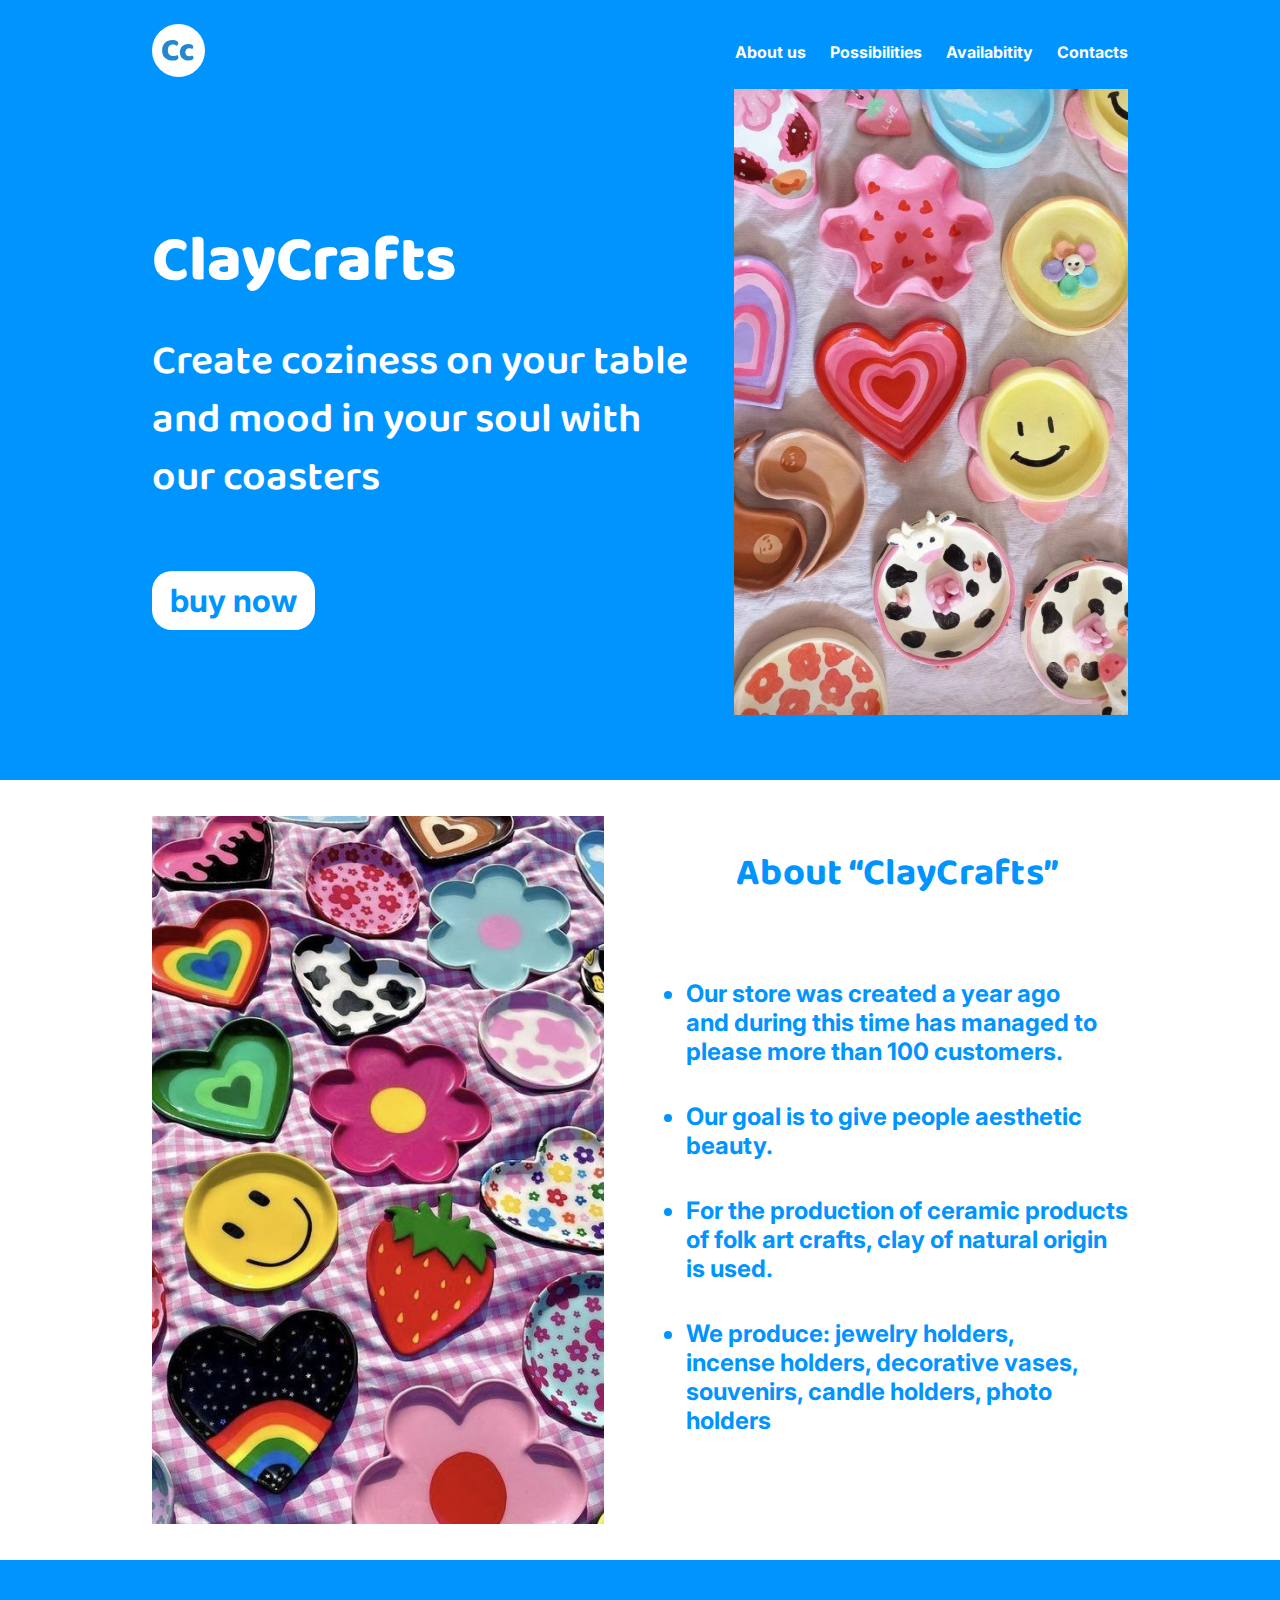
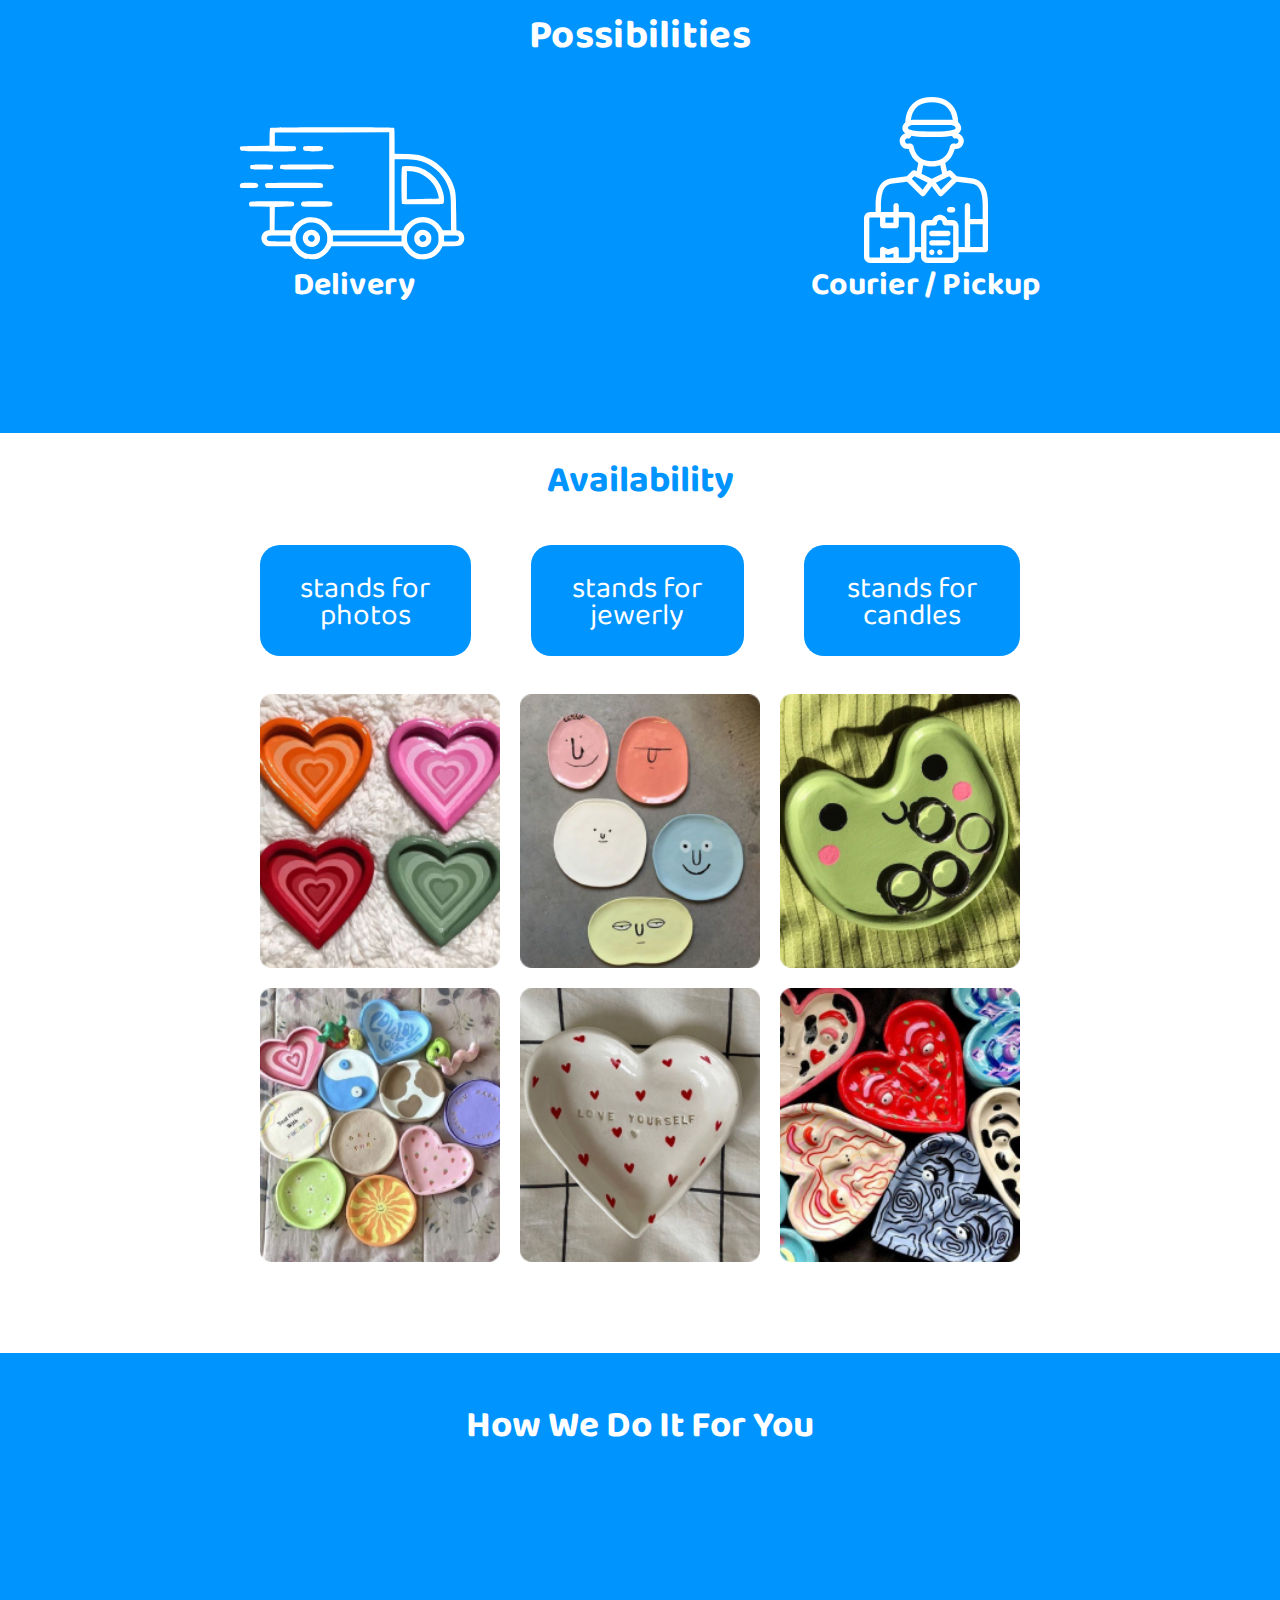
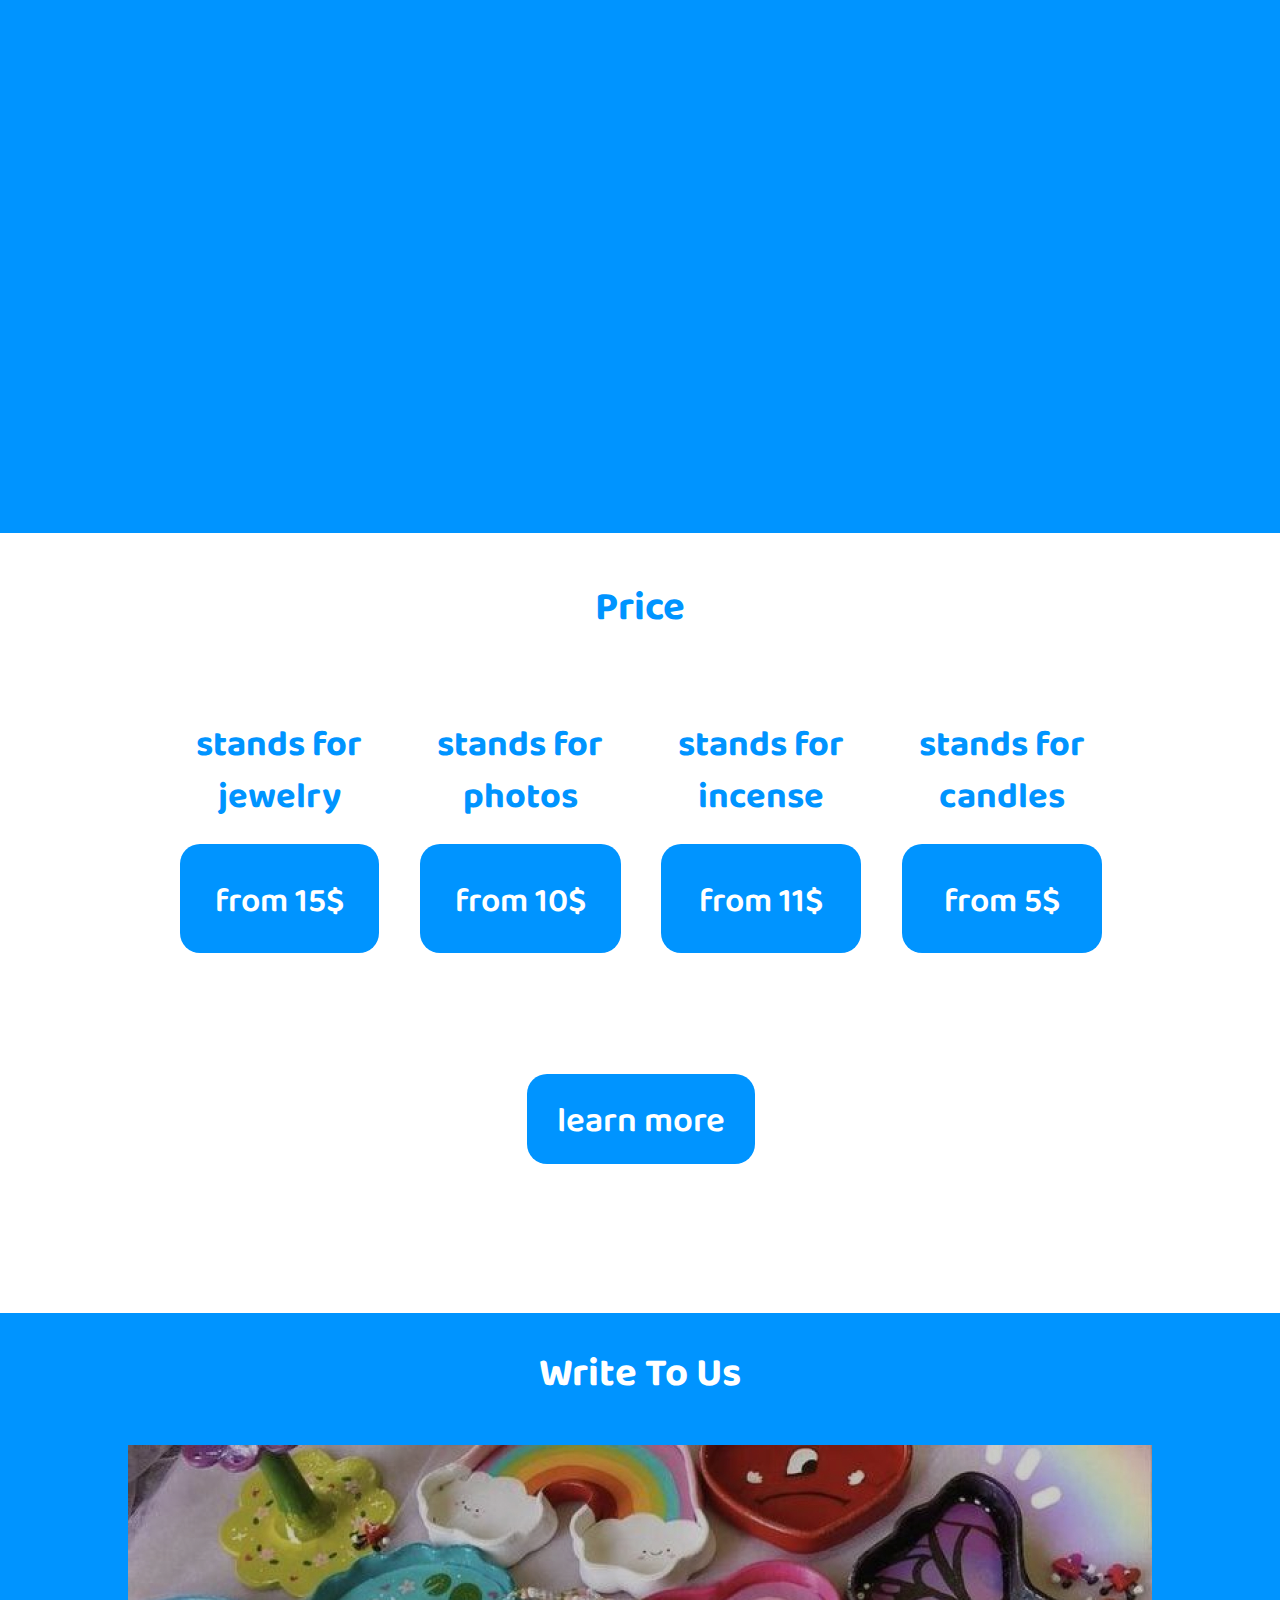
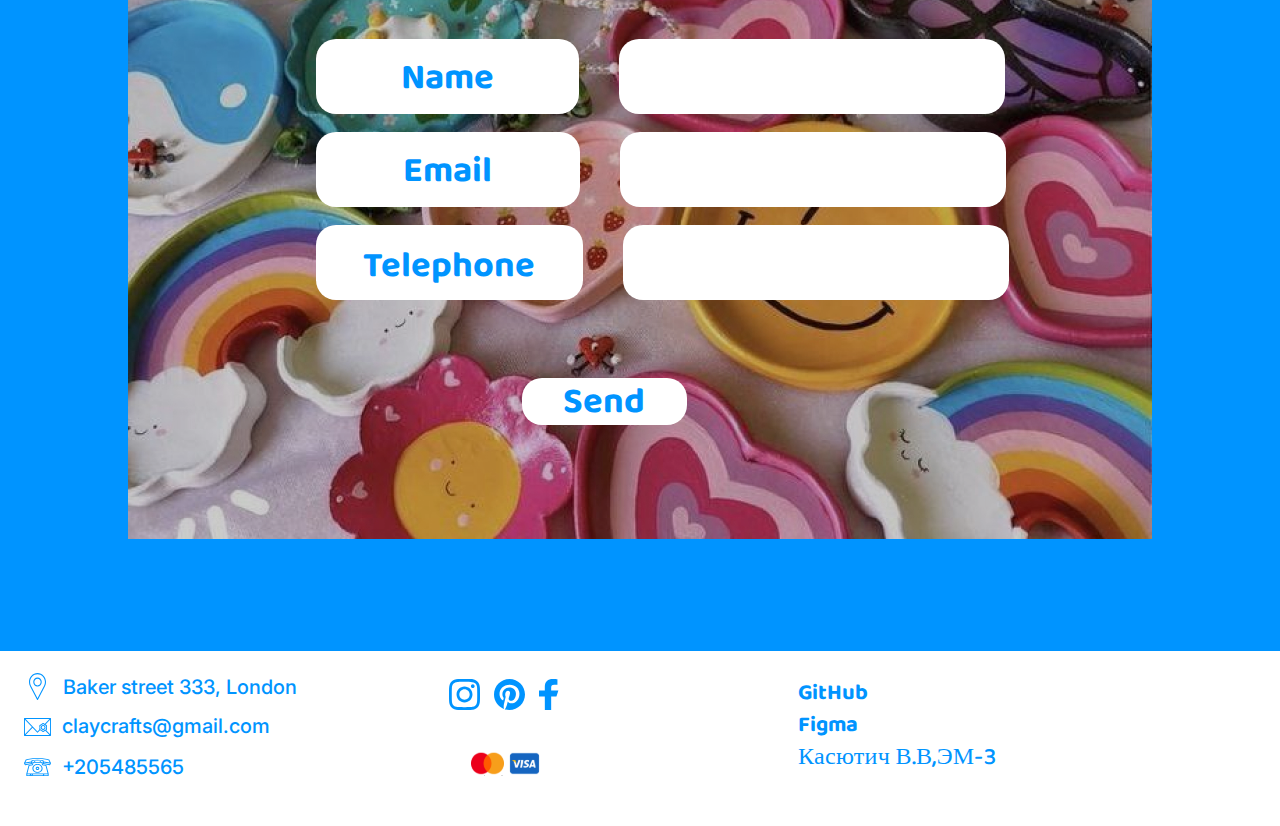
<file: index.html>
<!DOCTYPE html>
<html lang="en">
<head>
	<meta charset="UTF-8">
	<meta name="viewport" content="width=device-width, initial-scale=1.0">

	<link rel="icon" href="assets/svg/logo.svg">

	<link rel='stylesheet' href='style.css'>
	
	<link rel="preconnect" href="https://fonts.googleapis.com">
	<link rel="preconnect" href="https://fonts.gstatic.com" crossorigin>
	<link href="https://fonts.googleapis.com/css2?family=Inter:wght@100;200;300;400;500;600;700;800;900&display=swap" rel="stylesheet">

	<link rel="preconnect" href="https://fonts.googleapis.com">
	<link rel="preconnect" href="https://fonts.gstatic.com" crossorigin>
	<link href="https://fonts.googleapis.com/css2?family=Baloo+Chettan+2:wght@400;500;600;700;800&display=swap" rel="stylesheet">	

	<meta name="viewport" content="width=device-width, initial-scale=1.0">

	<title>Claycrafts</title>

</head>
<body>
	
<header class="header-back" id="header-back">

	<div class="container-header">

		<div class="header">

			<div class="header-line">

				<div class="header-logo">
					<a href="index.html"><img src="assets/svg/logo.svg" alt=""></a>
				</div>

				<span class="header-logo" onclick="slowScroll('#header-back')"></span>

				<nav class="menu">    
					<input id="menu-toggle" type="checkbox">
					<label class="menu-btn" for="menu-toggle">
					<span></span>
				 </label>   
	
				<nav class="nav">
					<li><a href="#about_us">About us</a></li>
					<li><a href="#possibilities">Possibilities</a></li>
					<li><a href="#availability">Availabitity</a></li>
					<li><a href="#contacts">Contacts</a></li>
				</nav>
	
			</div>
	
			<div class="header-main">
	
				<div class="header-main-left">
					<div class="header-main-title">
						<h1>ClayCrafts</h1>
					</div>
					<div class="header-main-info">
						<p>Create coziness on your table and mood in your soul with our coasters</p>
					</div>	
					<div class="header-main-button">
						<a href="##" class="header-main-btn">buy now</a>	
					</div>
				</div>
	
				<div class="header-main-right">
					<img src="assets/jpg/header.jpg" alt="АГДЕ?!">
				</div>
	
	
			</div>

		</div>
			
	</div>

</header>


<div class="section-about-us" id="about_us">

	<div class="container-abous-us">

			<div class="about-us">

				<div class="about-us-left">
					<img src="assets/jpg/about26.jpg" alt="АГДЕ?!">
				</div>

				<div class="about-us-right">
					<div class="about-us-right-title">
						<h3>About  “ClayCrafts”</h3>
					</div>
					<div class="about-us-right-list">
						<ul>
							<li>Our store was created a year ago <br> and during this time has managed to please more than 100 customers.</li>
							<li>Our goal is to give people aesthetic beauty.</li>
							<li>For the production of ceramic products of folk art crafts, clay of natural origin is used.</li>
							<li>We produce: jewelry holders, <br> incense holders, decorative vases, souvenirs, candle holders, photo holders</li>
						</ul>
					</div>
				</div>

			</div>

	</div>

</div>

<div class="section-possibilities" id="possibilities">

	<div class="container-section-possibilities">

		<div class="possibilities">

			<div class="possibilities-title">
				<h3>Possibilities</h3>
			</div>
			
			<div class="possibilities-blocks">

				<div class="possibilities-blocks-left">

					<svg display="none">
						<symbol viewBox="0 0 230 166" id="delivery">
							<path d="M31.2325 31.0765C30.9385 31.4676 30.6445 34.9884 30.5956 40.2695L30.4486 48.7779L16.2899 48.9246C6.49153 48.9735 1.88629 49.218 1.44536 49.6092C0.367536 50.4894 0.857455 53.0811 2.27822 53.7657C3.79697 54.548 53.3768 54.6947 55.4345 53.9124C57.0022 53.3256 57.4431 52.2498 56.8552 50.5383L56.4143 49.2669L46.126 49.0224L35.8377 48.7779V42.1766V35.5752L93.0603 35.4285L150.234 35.3307V84.2298V133.129H121.182H92.1784L91.0026 130.929C89.4349 127.995 84.6827 123.545 81.5472 122.127C77.6768 120.366 72.9736 119.731 69.2502 120.366C62.7833 121.491 56.3653 125.941 53.6708 131.271L52.7399 133.129H44.1663H35.5927L35.6907 121.491L35.8377 109.902L44.8522 109.755C50.4863 109.706 54.1117 109.413 54.5526 109.119C55.4835 108.337 55.3365 106.039 54.3077 105.11C53.4748 104.376 51.2702 104.278 32.6042 104.278C21.1891 104.278 11.5867 104.474 11.2927 104.67C10.1169 105.452 9.676 107.017 10.2639 108.239L10.9008 109.413L20.7972 109.56L30.6935 109.657V121.344V133.031L29.1258 133.373C24.8145 134.303 22.071 137.872 22.4629 142.029C22.7568 144.718 23.8347 146.527 26.2843 148.19C27.852 149.217 28.2439 149.266 40.198 149.266H52.495L53.7198 151.564C55.5325 154.987 59.5498 158.703 63.3712 160.61C66.5556 162.175 66.9476 162.224 72.3367 162.224C77.6278 162.224 78.1667 162.126 81.2532 160.659C85.2216 158.801 88.455 155.916 90.8066 152.102L92.5704 149.266H128.187H163.854L165.323 151.808C167.283 155.329 171.153 158.801 175.122 160.659C177.767 161.882 179.188 162.224 182.667 162.371C191.387 162.811 198.638 158.85 202.41 151.564L203.635 149.266H211.523C220.537 149.266 222.007 148.875 224.016 145.843C224.898 144.522 225.241 143.3 225.29 141.54C225.29 137.53 223.134 134.645 219.312 133.618L217.451 133.129L217.206 115.379C216.961 96.9436 216.814 95.2321 214.511 88.6308C209.955 75.6236 198.54 64.2301 185.508 59.6825C179.825 57.7265 176.543 57.2864 166.058 56.993L155.623 56.7485V44.1814C155.623 35.0373 155.476 31.4676 155.035 31.0276C154.104 30.0985 32.0163 30.1963 31.2325 31.0765ZM176.934 62.9587C194.327 65.9904 208.191 79.8289 211.229 97.1881C211.768 100.415 211.964 105.305 211.964 117.286V133.129H207.897H203.831L201.773 129.951C199.324 126.283 196.58 123.887 192.759 122.127C186.635 119.339 180.413 119.437 174.338 122.42C170.761 124.18 166.499 128.19 165.176 131.124L164.295 133.129H159.934H155.623V97.6771V62.2252H164.148C169.537 62.2252 174.191 62.5186 176.934 62.9587ZM78.9016 126.723C81.9881 128.092 85.3196 131.32 86.8873 134.547C88.0631 136.894 88.2591 137.872 88.2591 141.442C88.2101 144.963 88.0141 145.989 86.8873 148.141C84.2417 153.275 80.5673 156.063 75.1292 157.041C69.6911 158.019 64.596 156.209 60.6276 151.906C57.7861 148.777 56.6103 145.696 56.6103 141.295C56.6103 134.058 60.8726 128.337 68.0744 125.99C70.7689 125.11 76.0601 125.452 78.9016 126.723ZM190.456 126.87C193.641 128.337 196.433 131.026 198.148 134.351C199.324 136.503 199.471 137.383 199.471 141.442C199.471 145.354 199.275 146.43 198.344 148.19C195.257 154.009 190.015 157.187 183.695 157.187C180.609 157.187 179.58 156.943 176.934 155.671C173.113 153.764 170.272 150.684 168.802 146.87C167.381 143.104 167.675 137.872 169.439 134.351C170.712 131.858 173.995 128.435 176.249 127.212C180.462 124.963 186.047 124.865 190.456 126.87ZM51.2702 141.442V144.376H40.8839C33.4861 144.376 30.1056 144.18 29.2238 143.74C27.705 142.958 27.3131 140.757 28.5379 139.437C29.3218 138.557 30.1546 138.508 40.345 138.508H51.2702V141.442ZM162.482 141.442V144.376H128.187H93.8931V141.442V138.508H128.187H162.482V141.442ZM218.921 139.095C220.39 140.268 220.439 141.833 219.117 143.153C217.941 144.327 217.696 144.376 211.474 144.376H205.105V141.442V138.508H211.621C216.079 138.508 218.382 138.703 218.921 139.095Z"/>
							<path d="M163.07 69.6579C162.237 70.4891 162.237 105.794 163.07 106.626C163.511 107.066 168.753 107.212 183.597 107.212C201.087 107.212 203.684 107.115 204.321 106.43C205.399 105.354 205.35 100.415 204.125 95.77C200.843 82.9584 190.505 72.8363 177.571 69.8046C173.75 68.9244 163.903 68.8266 163.07 69.6579ZM176.445 75.0368C184.528 76.6993 192.906 83.3007 196.678 91.0757C198.491 94.792 200.255 101.002 199.667 101.54C199.569 101.638 192.367 101.833 183.695 101.931L167.871 102.176V88.0439V73.961L170.957 74.2544C172.623 74.4011 175.122 74.7434 176.445 75.0368Z"/>
							<path d="M68.5643 133.569C63.2242 136.063 62.1464 142.909 66.3597 147.359C70.573 151.76 77.4319 150.733 80.1754 145.305C83.9478 137.97 76.1581 130.048 68.5643 133.569ZM74.7863 138.997C76.795 141.002 75.2762 144.865 72.4837 144.865C71.0629 144.865 68.9073 142.811 68.9073 141.54C68.9073 138.655 72.7776 136.992 74.7863 138.997Z"/>
							<path d="M180.609 133.178C179.041 133.814 176.788 135.916 175.906 137.628C175.024 139.29 175.024 142.958 175.906 145.012C177.228 148.288 181.687 150.684 185.165 150.048C187.37 149.657 189.868 147.945 191.24 145.892C192.857 143.545 192.808 139.584 191.142 136.748C189.133 133.374 184.283 131.711 180.609 133.178ZM186.635 139.535C188.448 142.029 185.949 145.452 182.863 144.669C181.442 144.327 180.021 141.833 180.511 140.513C181.491 137.726 184.871 137.188 186.635 139.535Z"/>
							<path d="M64.547 49.707C64.204 50.0982 64.0081 51.0273 64.106 51.8097C64.351 54.0102 65.8208 54.4014 74.0514 54.4014C82.2821 54.4014 83.7518 54.0102 83.9968 51.8097C84.2907 49.1692 83.8008 49.0225 74.0514 49.0225C66.8496 49.0225 64.9879 49.1692 64.547 49.707Z"/>
							<path d="M11.6847 68.1909C10.9498 68.9244 10.9498 70.2936 11.5867 71.5649C12.0766 72.4451 12.7135 72.494 22.5119 72.494C29.9587 72.494 33.0941 72.3473 33.5351 71.9072C34.27 71.1737 34.27 68.9244 33.5351 68.1909C32.7022 67.3596 12.5175 67.3596 11.6847 68.1909Z"/>
							<path d="M41.5698 68.1909C40.8349 68.9244 40.8349 71.1737 41.5698 71.9072C42.0107 72.3473 48.4776 72.494 67.6825 72.494C91.8355 72.494 93.3052 72.4451 94.0401 71.6138C95.069 70.4892 95.1179 69.3645 94.0891 68.3865C93.4032 67.7019 90.3657 67.6041 67.7314 67.6041C48.4776 67.6041 42.0107 67.7508 41.5698 68.1909Z"/>
							<path d="M1.88629 86.4792C0.710482 87.3104 0.41653 89.5109 1.39637 90.4889C1.7883 90.8801 4.38488 91.0757 9.87197 91.0757C17.1228 91.0757 17.8577 90.9779 18.6905 90.0977C19.8173 88.8263 19.3274 86.7726 17.6617 86.1858C16.9758 85.8924 13.3994 85.6968 9.725 85.6968C4.43387 85.6968 2.76814 85.8435 1.88629 86.4792Z"/>
							<path d="M27.4111 86.1858C25.9413 86.7726 25.5494 88.4351 26.4802 89.8532L27.2641 91.0757H55.0915C76.0601 91.0757 83.0659 90.929 83.5069 90.4889C84.4867 89.5109 84.1927 87.3104 83.0169 86.4792C82.0371 85.7946 78.6077 85.6968 55.1895 85.7457C40.4919 85.7457 27.999 85.9413 27.4111 86.1858Z"/>
							<path d="M63.1262 105.061C61.8524 105.941 61.7054 107.799 62.8323 108.875C63.4692 109.56 65.5268 109.657 77.7258 109.657C93.0603 109.657 93.4032 109.609 93.4032 106.968C93.4032 104.474 92.3744 104.279 77.7258 104.279C66.3107 104.279 64.0571 104.376 63.1262 105.061Z"/>
						</symbol>
					</svg>

					<a>
						<svg class="icon-delivery">
							<use href="#delivery"></use>
						</svg>
					</a>

					<h3>delivery</h3>

				</div>

				<div class="possibilities-blocks-right">

					<svg display="none">
						<symbol viewBox="0 0 166 166" id="courier">
							<path d="M66.6221 10.5651C63.2588 15.8067 62.4678 21.5601 62.3511 25.3541C60.5988 26.7735 59.5248 28.6552 59.3581 31.0209C59.3501 33.4564 60.6591 35.2093 62.288 36.3688C59.0515 37.4082 56.6787 40.4701 56.6787 44.0325C56.6787 48.4354 60.3003 52.0569 64.7032 52.0569C65.0815 52.0569 65.4266 52.0328 65.733 52.0167C66.6991 55.6497 68.4496 59.6799 71.6769 63.0211C72.7369 64.1184 73.9613 65.1267 75.3467 66.006L73.5432 74.208L72.1526 73.5133C71.1191 72.9891 69.8659 73.1893 69.0474 74.0102L63.757 79.3008L47.1592 81.3971C40.219 82.8963 36.3002 88.0999 34.4926 93.4886C32.685 98.8774 32.5949 104.658 32.5949 108.628V115.084H27.1634C23.792 115.084 21 117.876 21 121.248V159.76C21 163.131 23.792 165.944 27.1634 165.944H65.6703C69.0417 165.944 71.8337 163.131 71.8337 159.76V155.232H78.0808V159.76C78.0808 163.13 80.8941 165.944 84.2651 165.944H109.394C112.765 165.944 115.558 163.13 115.558 159.76V155.232H142.334C143.812 155.227 145.006 154.024 145 152.545V124.588V108.623C145 104.653 144.91 98.8774 143.102 93.4886C141.295 88.0999 137.36 82.8963 130.42 81.3971L113.822 79.3008L108.527 74.0105C107.712 73.2002 106.47 72.9999 105.442 73.5136L104.052 74.2083L102.222 65.9642C103.58 65.0953 104.776 64.1006 105.819 63.0211C109.048 59.6781 110.806 55.6507 111.773 52.0169C112.075 52.041 112.416 52.0572 112.792 52.0572C117.195 52.0572 120.838 48.4406 120.838 44.0377C120.838 40.5003 118.487 37.4551 115.281 36.3948C116.917 35.2354 118.229 33.4736 118.229 31.1855C118.162 28.8924 117.061 26.79 115.244 25.2967C115.121 21.5022 114.323 15.783 110.978 10.5703C107.276 4.79978 100.201 0 88.7872 0C77.3731 0 70.3248 4.79463 66.6221 10.5651ZM88.7874 5.34797C98.7855 5.34797 103.633 9.0195 106.473 13.4455C108.416 16.4741 109.307 19.9993 109.677 22.9128C108.724 22.752 107.706 22.6677 106.629 22.6725H70.9454C69.8796 22.6693 68.8678 22.7632 67.9133 22.9393C68.2818 20.0207 69.174 16.4836 71.1231 13.446C73.9631 9.01999 78.7893 5.34797 88.7874 5.34797ZM88.7874 28.01H106.64C109.137 28.0019 110.77 28.6209 111.69 29.2958C113.442 31.0472 112.391 31.922 111.669 32.3386C110.449 32.9449 108.3 33.4873 105.762 33.8386C100.686 34.5414 94.054 34.573 88.7878 34.5714C83.5217 34.5736 76.9103 34.539 71.8346 33.8386C69.2967 33.4873 67.148 32.9446 65.9273 32.3386C64.1132 30.9921 64.989 29.8187 66.0352 29.1505C66.9772 28.4992 68.516 28.0014 70.946 28.01H88.7874ZM101.966 59.3076C99.2295 62.1409 95.2704 64.2271 88.7506 64.2271C82.2308 64.2271 78.2664 62.1407 75.5298 59.3076C72.8707 56.5548 71.3963 52.916 70.6524 49.6261C70.6187 49.4943 70.5751 49.3648 70.5218 49.2394L70.5689 49.2072C70.3551 48.4088 69.6717 47.4324 68.8543 46.9961C68.0369 46.5602 67.3507 46.5593 66.8573 46.5617C65.8706 46.5682 65.2733 46.6977 64.7035 46.6977C63.1935 46.6977 62.0374 45.5414 62.0374 44.0315C62.0374 42.5327 63.1889 41.3825 64.6826 41.3654C64.7838 41.3721 64.879 41.3735 65.0015 41.4056C66.4479 41.7305 67.8816 40.8139 68.2008 39.367L68.2637 38.661C69.176 38.8532 70.1267 39.0164 71.1076 39.1523C76.7811 39.9387 83.5194 39.9232 88.7875 39.9208C94.0557 39.9231 100.82 39.929 106.494 39.1523C107.442 39.0204 108.359 38.8652 109.243 38.6819C109.235 38.8941 109.251 39.1128 109.296 39.3299C109.597 40.7748 111.013 41.6985 112.458 41.4C112.584 41.3678 112.703 41.3678 112.814 41.3598C114.308 41.3839 115.48 42.5271 115.48 44.0259C115.48 45.5357 114.303 46.692 112.793 46.692C112.223 46.692 111.626 46.5633 110.639 46.5561C110.146 46.5529 109.481 46.5803 108.663 47.0113C107.846 47.4471 107.162 48.4033 106.907 49.3795C106.125 52.8609 104.64 56.5393 101.966 59.3076ZM97.2614 68.2993L99.1068 76.6742L88.7978 81.8285L78.4732 76.6688L80.3238 68.3254C82.7921 69.1238 85.6005 69.5803 88.7508 69.5803C91.9389 69.5802 94.7716 69.1145 97.2614 68.2993ZM71.4786 79.1624L84.7203 85.7807L79.5815 92.6393L68.7916 81.8494L71.4786 79.1624ZM106.117 79.1624L108.804 81.8494L98.0142 92.6393L92.8806 85.7807L106.117 79.1624ZM113.561 84.662L129.312 86.6536C134.255 87.7335 136.581 90.8974 138.027 95.2061C139.475 99.5245 139.647 104.778 139.647 108.62V121.919H127.158V108.62C127.164 107.142 125.971 105.938 124.492 105.933C123.006 105.927 121.799 107.134 121.805 108.62V149.877H115.558V129.269C115.558 125.898 112.766 123.106 109.395 123.106H104.381C103.268 120.003 100.291 117.753 96.8275 117.753C93.3642 117.753 90.3765 120.002 89.2579 123.106H84.2655C80.8945 123.106 78.0811 125.898 78.0811 129.269V149.877H71.8341V121.245C71.8341 117.874 69.042 115.082 65.6707 115.082H55.7904V108.62C55.7958 107.134 54.5898 105.928 53.1034 105.933C51.6247 105.938 50.4315 107.142 50.4373 108.62V115.082H37.9327V108.626C37.9327 104.783 38.1204 99.5245 39.569 95.2061C41.0143 90.8974 43.3403 87.7335 48.2835 86.6536L64.024 84.6672L77.9818 98.6042C79.1305 99.7554 81.0319 99.6246 82.0123 98.3266L88.7978 89.288L95.5833 98.3266C96.5638 99.6242 98.4651 99.7551 99.6138 98.6042L113.561 84.662ZM106.629 110.026C105.159 110.032 103.969 111.222 103.963 112.693C103.958 114.171 105.151 115.374 106.629 115.38H109.614C111.093 115.374 112.286 114.171 112.28 112.693C112.275 111.222 111.084 110.032 109.614 110.026H106.629ZM27.1638 120.44H37.044V128.459C37.0494 129.938 38.2524 131.131 39.731 131.125H53.1034C54.5821 131.131 55.7852 129.938 55.7904 128.459V120.44H65.6707C66.169 120.44 66.481 120.751 66.481 121.25V159.757C66.481 160.256 66.169 160.589 65.6707 160.589H55.7904V152.543C55.785 150.713 53.99 149.425 52.2565 150.013L45.2828 152.329L40.9125 150.154C39.1344 149.266 37.0471 150.556 37.044 152.543V160.589H27.1638C26.6654 160.589 26.3326 160.255 26.3326 159.757V121.25C26.3326 120.752 26.6654 120.44 27.1638 120.44ZM42.3972 120.44H50.4373V125.793H42.3972V120.44ZM99.4989 125.793C99.5042 127.271 100.708 128.465 102.186 128.459H109.395C109.894 128.459 110.205 128.77 110.205 129.269V159.757C110.205 160.256 109.894 160.589 109.395 160.589H84.2655C83.7668 160.589 83.4342 160.256 83.4342 159.757V129.269C83.4342 128.771 83.7666 128.459 84.2655 128.459H91.4744C92.9445 128.454 94.1348 127.263 94.1405 125.793C94.1405 124.33 95.2499 123.177 96.7596 123.106C98.3374 123.106 99.4989 124.283 99.4989 125.793ZM127.158 127.273H139.647V149.877H127.158V127.273ZM88.7874 133.812C87.3153 133.818 86.1241 135.012 86.1213 136.484C86.1159 137.962 87.3091 139.165 88.7874 139.171H104.852C106.338 139.177 107.545 137.97 107.539 136.484C107.536 135.003 106.332 133.807 104.852 133.812H88.7874ZM88.7874 143.18C87.3091 143.186 86.1155 144.389 86.1213 145.867C86.1266 147.337 87.3173 148.528 88.7874 148.534H104.852C106.33 148.539 107.533 147.346 107.539 145.867C107.544 144.381 106.338 143.175 104.852 143.18H88.7874ZM88.7986 152.543C87.3122 152.537 86.1058 153.744 86.1116 155.23C86.1143 156.71 87.3184 157.907 88.7986 157.901C90.2707 157.896 91.4619 156.702 91.4647 155.23C91.4701 153.752 90.2769 152.549 88.7986 152.543ZM96.8388 152.543C95.3524 152.537 94.1459 153.744 94.1517 155.23C94.1544 156.71 95.3585 157.907 96.8388 157.901C98.3109 157.896 99.502 156.702 99.5049 155.23C99.5102 153.752 98.317 152.549 96.8388 152.543ZM50.4381 156.26V160.588H42.3974V156.872L43.8768 157.624C44.5158 157.943 45.2553 157.989 45.9313 157.76L50.4381 156.26Z"/>
						</symbol>
					</svg>

					<a >
						<svg class="icon-courier">
							<use href="#courier"></use>
						</svg>
					</a>

					<h3>courier / pickup</h3>

				</div>

			</div>

		</div>

	</div>

</div>

<div class="section-availability" id="availability">
	
	<div class="container-availability">

		<div class="availability-title">
			<h3>Availability</h3>
		</div> 
		
		<!--<div class="staticButton"><p>stands for photos</p></div>
			<div class="staticButton"><p>stands for jewerly</p></div>
			<div class="staticButton"><p>stands for candles</p></div>-->

			<div class="blueBlock"> 
			<button class="staticButton button_color" data-stand="photos">stands for photos</button>
            <button class="staticButton " data-stand="jewerly">stands for jewerly</button>
            <button class="staticButton " data-stand="candles">stands for candles</button>
		</div>

		<div class="availability">
			
			<img src="assets/jpg/card1.jpg" alt="1">
			<img class="hide2" src="assets/jpg/card2.jpg" alt="2">
			<img class="hide2" src="assets/jpg/card3.jpg" alt="3">
			<img class="hide2" src="assets/jpg/card4.jpg" alt="4">
			<img class="hide" src="assets/jpg/card5.jpg" alt="5">
			<img class="hide" src="assets/jpg/card6.jpg" alt="6">  
		

		

			<div class="avability-main">

				<div class="availability-main-navidation-left">

					<svg display="none">
						<symbol viewBox="0 0 59 24" id="arrow-left">
							<path d="M0.939339 10.9393C0.353554 11.5251 0.353554 12.4749 0.939339 13.0607L10.4853 22.6066C11.0711 23.1924 12.0208 23.1924 12.6066 22.6066C13.1924 22.0208 13.1924 21.0711 12.6066 20.4853L4.12132 12L12.6066 3.51472C13.1924 2.92893 13.1924 1.97919 12.6066 1.3934C12.0208 0.807611 11.0711 0.807611 10.4853 1.3934L0.939339 10.9393ZM59 10.5L2 10.5V13.5L59 13.5V10.5Z"/>
						</symbol>
					</svg>

					<a target="_blank">
						<svg class="icon-arrow-left">
							<use href="#arrow-left"></use>
						</svg>
					</a>

				</div> 

				<div class="availability-main-navidation-right">

					<svg display="none">
						<symbol viewBox="0 0 59 24" id="arrow-right">
							<path d="M58.0607 13.0607C58.6464 12.4749 58.6464 11.5251 58.0607 10.9393L48.5147 1.3934C47.9289 0.807612 46.9792 0.807612 46.3934 1.3934C45.8076 1.97918 45.8076 2.92893 46.3934 3.51472L54.8787 12L46.3934 20.4853C45.8076 21.0711 45.8076 22.0208 46.3934 22.6066C46.9792 23.1924 47.9289 23.1924 48.5147 22.6066L58.0607 13.0607ZM57 10.5L0 10.5V13.5L57 13.5V10.5Z"/>
						</symbol>
					</svg>

					<a target="_blank">
						<svg class="icon-arrow-right">
							<use href="#arrow-right"></use>
						</svg>
					</a>

				</div> 
			
			</div>
	<!--
				<div class="availability-cards">
	
					<div class="availability-cards-top">
	
						<div class="availability-card">
							<a href="##">
								<img src="assets/jpg/card1.jpg" alt="“Hearts”">
								<h3 class="availability-card-title">Stands for jewelry “Hearts”</h3>
							</a>
							
						</div>
	
						<div class="availability-card">
							<a href="##">
								<img class="hide2" src="assets/jpg/card2.jpg" alt="“Faces”">
								<h3 class="availability-card-title2">Stands for jewelry “Faces”</h3>
							</a>
						</div>
	
						<div class="availability-card">
							<a href="##">
								<img class="hide" src="assets/jpg/card3.jpg" alt="“Frog”">
								<h3 class="availability-card-title1">Stands for jewelry “Frog”</h3>
							</a>
						</div>
	
					</div>
	
					<div class="availability-cards-bottom">
	
						<div class="availability-card">
							<a href="##">
								<img class="hide2" src="assets/jpg/card4.jpg" alt="“Painted”">
								<h3 class="availability-card-title2">Stands for jewelry “Painted”</h3>
							</a>
						</div>
	
						<div class="availability-card">
							<a href="##">
								<img class="hide2"src="assets/jpg/card5.jpg" alt="“Hearts”">
								<h3 class="availability-card-title2">Stands for jewelry “Hearts”</h3>
							</a>
						</div>
	
						<div class="availability-card">
							<a href="##">
								<img class="hide" src="assets/jpg/card6.jpg" alt="“что-то”">
								<h3 class="availability-card-title1">Stands for jewelry “Hearts...</h3>
							</a>
						</div>
	
					</div>
				
				</div>
					-->
				
			
		
			
			
		</div>

	</div>

	

</div>

<div class="section-video">

	<div class="container-video">

		<div class="video">

			<div class="video-title">
				<h3>How we do it for you</h3>
			</div>

			<div class="video-image">
				
				<div class="video-image-container">

					<iframe src="https://www.youtube.com/embed/0hEq-ovyXPg" class="video-yuotube" title="YouTube video player" frameborder="0" allow="accelerometer; autoplay; clipboard-write; encrypted-media; gyroscope; picture-in-picture; web-share" allowfullscreen></iframe>

				</div>
				
			</div>

		</div>

	</div>

</div>

<div class="section-price">

	<div class="container-price">

		<div class="price">

			<div class="price-title">
				<h3>Price</h3>
			</div>

			<div class="price-main">

				<div class="price-main-card">
					<h2>Stands for <br> jewelry</h2>
					<a href="calc.html" class="price-main-card-href">From 15$</a>
				</div>

				<div class="price-main-card">
					<h2>Stands for <br>	photos</h2>
					<a href="calc.html" class="price-main-card-href">From 10$</a>
				</div>

				<div class="price-main-card">
					<h2>Stands for <br> incense</h2>
					<a href="calc.html" class="price-main-card-href2">From 11$</a>		
				</div>

				<div class="price-main-card">
					<h2>Stands for <br> candles</h2>
					<a href="calc.html" class="price-main-card-href3">From 5$</a>
				</div>

			</div>

			<div class="price-learn-more">
				<a href="calc.html">Learn more</a>
			</div>

		</div>

	</div>

</div>

<div class="section-feedback" id="contacts">

	<div class="container-feedback">

		<div class="feedback">

			<div class="feedback-title">
				<h3>write to us</h3>
			</div>

			<div class="feedback-image">
				
				<div class="feedback-image-container">
					
					<div class="block-form">

						<form action="">

							<div class="block-form-input-name">
								<label for="" class="form-label-name">Name</label>
								<input type="text" class="form-input-name">
							</div>
							
							<div class="block-form-input-email">
								<label for="" class="form-label-email">Email</label>
								<input type="email" class="form-input-email">
							</div>
							
							<div class="block-form-input-email">
								<label for="" class="form-label-phone">telephone</label>
								<input type="phone" class="form-input-phone">
							</div>
	
							<button class="form-button">Send</button>
	
						</form>

					</div>
					

				</div>
				
			</div>

		</div>

	</div>

</div>

<footer class="section-footer">

	<div class="container-footer">

		<div class="footer">

			<div class="footer-left">

				<div class="footer-left-location">

					<img src="assets/svg/location.svg" alt="location">

					<div class="footer-left-location-text">
						<a href="https://www.google.by/maps/place/333+Baker+St,+London+NW1+6AS,+%D0%92%D0%B5%D0%BB%D0%B8%D0%BA%D0%BE%D0%B1%D1%80%D0%B8%D1%82%D0%B0%D0%BD%D0%B8%D1%8F/@51.5239311,-0.1605295,530m/data=!3m2!1e3!4b1!4m5!3m4!1s0x48761acf35e209e1:0xbbd7f174f550a873!8m2!3d51.5239311!4d-0.1583408?hl=ru" target="_blank">Baker street 333, London</a>
					</div> 

				</div>

				<div class="footer-left-email">

					<img src="assets/svg/email.svg" alt="email">

					<div class="footer-left-email-text">
						<a href="mailto:claycrafts@gmail.com">	claycrafts@gmail.com </a>
					</div> 
					
				</div>

				<div class="footer-left-phone">

					<img src="assets/svg/phone.svg" alt="phone">

					<div class="footer-left-phone-text">
						<a href="tel:+205485565">+205485565</a> 
					</div> 

					
				</div>
				
			</div>

			<div class="footer-center">

				<div class="footer-center-social">

					<div class="footer-center-social-instagram">

						<svg display="none">
							<symbol viewBox="0 0 31 31" id="instagram">
								<path d="M17.0915 0C19.8825 0 20.4721 0.0314023 21.8978 0.0930441C23.541 0.170969 24.6737 0.433819 25.6506 0.822278C26.6739 1.20957 27.5426 1.75272 28.3951 2.60524C29.2638 3.45775 29.7906 4.32656 30.1941 5.35004C30.5813 6.32701 30.8302 7.45866 30.907 9.11833C30.9849 10.5919 31 11.1653 31 14.2672V16.748C31 19.8498 30.9849 20.4232 30.907 21.8968C30.8802 23.2517 30.6209 24.5369 30.1673 25.7279L30.1929 25.65C29.7894 26.6734 29.2626 27.5422 28.4102 28.3948C27.5415 29.2636 26.6739 29.7904 25.6506 30.194C24.6737 30.5813 23.5422 30.8302 21.8978 30.907C20.4244 30.9849 19.836 31 16.7344 31H14.269C11.1675 31 10.5942 30.9849 9.10568 30.907C7.75087 30.8802 6.46584 30.6208 5.27501 30.1673L5.35293 30.1928C4.27955 29.7823 3.36433 29.1763 2.6096 28.4099L2.60843 28.4087C1.83393 27.6504 1.22223 26.7293 0.826837 25.7L0.809393 25.6476C0.382601 24.5358 0.12327 23.2494 0.0965224 21.9061V21.8945C0.0348876 20.6826 0 19.2625 0 17.8354C0 17.5726 0.00116267 17.3097 0.00348851 17.048V17.0876V13.9089C0.00348851 11.1176 0.0348876 10.528 0.0965224 9.10205C0.174438 7.45866 0.437258 6.32584 0.809393 5.34888C1.21293 4.32539 1.73973 3.45659 2.60843 2.60407C3.35852 1.82832 4.27606 1.22004 5.30292 0.837398L5.35293 0.821115C6.46352 0.389622 7.74855 0.124447 9.09172 0.0930441H9.10568C10.5326 0.0314023 11.121 0 13.912 0H17.0915ZM17.1229 2.79133H13.8818C11.1989 2.79133 10.6256 2.82273 9.23011 2.88437C7.72645 2.94601 6.90427 3.1949 6.36118 3.41123C5.63203 3.69037 5.12034 4.03114 4.57842 4.57429C4.0365 5.11743 3.6946 5.62917 3.4155 6.35725C3.21431 6.90039 2.95033 7.72151 2.8887 9.24161C2.82706 10.6373 2.79566 11.1955 2.79566 13.8938V17.119C2.79566 19.8173 2.82706 20.3755 2.8887 21.7712C2.95033 23.275 3.1992 24.0973 3.4155 24.6404C3.6946 25.3697 4.03534 25.8814 4.57842 26.4234C5.12151 26.9654 5.63319 27.3073 6.36118 27.5864C6.90427 27.8039 7.72529 28.0517 9.24523 28.1133C10.7489 28.1912 11.292 28.2063 14.6412 28.2063H16.3623C19.7266 28.2063 20.2546 28.1912 21.7734 28.1133C23.277 28.0517 24.0992 27.8028 24.6423 27.5864C25.3715 27.3073 25.8831 26.9665 26.4251 26.4234C26.967 25.8802 27.3089 25.3685 27.588 24.6404C27.8055 24.0973 28.0532 23.2762 28.1148 21.7712C28.1927 20.2511 28.2078 19.7242 28.2078 16.3595V14.6533C28.2078 11.2886 28.1927 10.7454 28.1148 9.22533C28.0532 7.72151 27.8043 6.89923 27.588 6.35608C27.3252 5.65709 26.9286 5.06044 26.4262 4.57429L26.4251 4.57312C25.9366 4.06952 25.3412 3.67292 24.6749 3.42054L24.6423 3.41007C23.791 3.08907 22.8072 2.89716 21.7792 2.88321H21.7734C20.5779 2.82273 19.1789 2.78784 17.7706 2.78784C17.5427 2.78784 17.3147 2.789 17.0868 2.79016H17.1217L17.1229 2.79133ZM15.5099 7.53658C19.9069 7.53658 23.4724 11.1013 23.4724 15.5C23.4724 19.8987 19.9081 23.4634 15.5099 23.4634C11.1129 23.4634 7.54736 19.8987 7.54736 15.5C7.54736 11.1013 11.1117 7.53658 15.5099 7.53658ZM15.5099 10.3279C12.6537 10.3279 10.3384 12.6435 10.3384 15.5C10.3384 18.3565 12.6537 20.6721 15.5099 20.6721C18.366 20.6721 20.6814 18.3565 20.6814 15.5C20.6814 12.6435 18.366 10.3279 15.5099 10.3279ZM23.7748 5.36516C24.8028 5.36516 25.6354 6.19791 25.6354 7.22605C25.6354 8.25418 24.8028 9.08693 23.7748 9.08693C22.7467 9.08693 21.9141 8.25418 21.9141 7.22605C21.9141 6.19791 22.7467 5.36516 23.7748 5.36516Z"/>
							</symbol>
						</svg>
					
						<a href="https://instagram.com/vikkktorka?igshid=YmMyMTA2M2Y=" target="_blank">
							<svg class="icon-instagram">
								<use href="#instagram"></use>
							</svg>
						</a> 

					</div>

					<div class="footer-center-social-pinterest">
						
						<svg display="none">
							<symbol viewBox="0 0 31 31" id="pinterest">
								<path d="M15.5 0C6.93335 0.0313859 0 6.95838 0 15.4988C0 22.0074 4.02725 27.5801 9.73329 29.8759L9.83712 29.9131C9.68196 28.6891 9.57229 26.8129 9.88379 25.4645L11.7037 17.761C11.7037 17.761 11.2371 16.831 11.2371 15.4675C11.2371 13.3134 12.4971 11.7163 14.0685 11.7163C15.3903 11.7163 16.0437 12.7078 16.0437 13.8865C16.0437 15.2199 15.1885 17.203 14.737 19.0478C14.3637 20.5973 15.5152 21.8527 17.0551 21.8527C19.8236 21.8527 21.9399 18.9548 21.9399 14.77C21.9399 11.0502 19.2648 8.47769 15.4382 8.47769C15.3495 8.47304 15.2468 8.47072 15.143 8.47072C11.4226 8.47072 8.40799 11.4756 8.40799 15.1815C8.40799 15.1838 8.40799 15.1861 8.40799 15.1885C8.40799 16.5218 8.92131 17.9469 9.55946 18.7223C9.68429 18.8769 9.69946 19.0164 9.65279 19.1722L9.21764 20.924C9.1558 21.2029 8.98431 21.2808 8.70431 21.1413C6.74436 20.2265 5.53105 17.4215 5.53105 15.128C5.53105 10.2458 9.10914 5.76687 15.829 5.76687C21.2107 5.76687 25.427 9.57968 25.427 14.7095C25.427 20.0568 22.0355 24.3497 17.3386 24.3497C15.7835 24.3497 14.2902 23.5278 13.792 22.5676L12.8121 26.241C12.3092 27.7951 11.6547 29.1447 10.8428 30.3827L10.8824 30.3176C12.2474 30.7501 13.8177 31 15.4452 31C24.0363 31 31 24.0602 31 15.5012C31 6.9607 24.0678 0.0337107 15.5047 0.00232472H15.5012L15.5 0Z" />
							</symbol>
						</svg>
					
						<a href="https://pin.it/7oNkr5j" target="_blank">
							<svg class="icon-pinterest">
								<use href="#pinterest"></use>
							</svg>
						</a> 

					</div>
					
					<div class="footer-center-social-facebook">
						
						<svg display="none">
							<symbol viewBox="0 0 31 31" id="facebook">
								<path d="M5.85923 31L5.81273 17.4373H0V11.6249H5.81273V7.75029C5.81273 2.52724 9.05275 0 13.718 0C15.9501 0 17.8718 0.154611 18.4299 0.232497V5.70432H15.1898C12.6636 5.70432 12.1672 6.9133 12.1672 8.68028V11.6249H19.375L17.437 17.4373H12.1672V31H5.85807H5.85923Z"/>
							</symbol>
						</svg>
					
						<a href="https://www.facebook.com/profile.php?id=100034799071915&mibextid=ZbWKwL" target="_blank">
							<svg class="icon-facebook">
								<use href="#facebook"></use>
							</svg>
						</a> 

					</div>

				</div>

				<div class="footer-center-payment">
					<img src="assets/svg/mastercard.svg" alt="mastercard">
					<img src="assets/svg/visa.svg" alt="visa">
				</div>

			</div>

			<div class="footer-right">

				<div class="footer-right-github">
					<a href="https://github.com/em000310/BSTU-clayproducts" target="_blank">GitHub</a>
				</div>

				<div class="footer-right-figma">
					<a href="https://www.figma.com/file/LklwvqOUhR3vo9HIhm88XL/%D0%98%D0%B7%D0%B4%D0%B5%D0%BB%D0%B8%D1%8F-%D0%B8%D0%B7-%D0%B3%D0%BB%D0%B8%D0%BD%D1%8B?node-id=1%3A5&t=Y9EyiguyYmkaS2GJ-1" target="_blank">Figma</a>
				</div>

				<div class="footer-right-author">
					Касютич В.В,ЭМ-3
				</div>
			
			</div>

		</div>

	</div>

	

</footer>

<script src="script.js"></script>
</body>
</html>
</file>
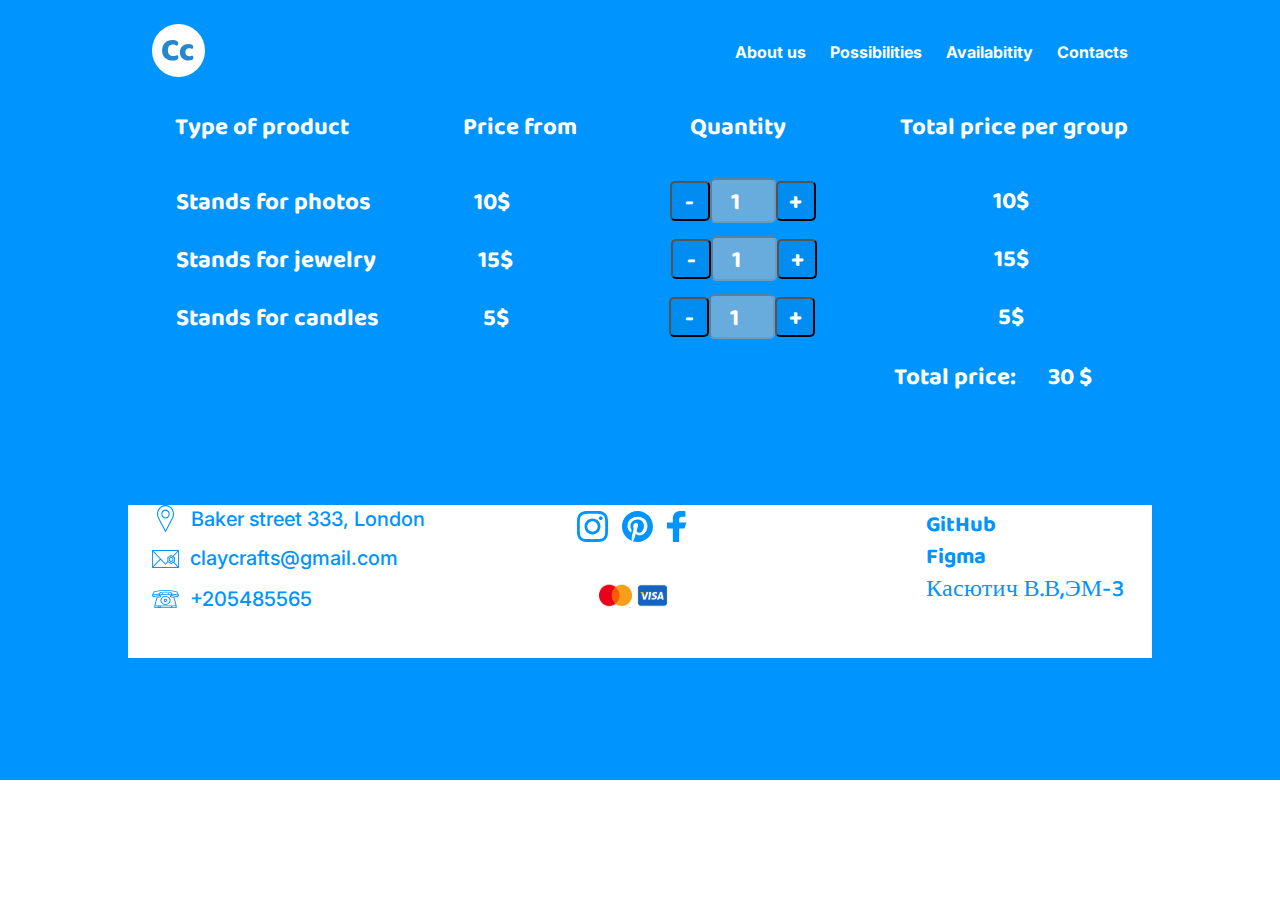
<file: calc.html>
<!DOCTYPE html>
<html lang="en">
<head>
	<meta charset="UTF-8">
	<meta name="viewport" content="width=device-width, initial-scale=1.0">

	<link rel="icon" href="assets/svg/logo.svg">

	<link rel='stylesheet' href='style.css'>
	
	<link rel="preconnect" href="https://fonts.googleapis.com">
	<link rel="preconnect" href="https://fonts.gstatic.com" crossorigin>
	<link href="https://fonts.googleapis.com/css2?family=Inter:wght@100;200;300;400;500;600;700;800;900&display=swap" rel="stylesheet">

	<link rel="preconnect" href="https://fonts.googleapis.com">
	<link rel="preconnect" href="https://fonts.gstatic.com" crossorigin>
	<link href="https://fonts.googleapis.com/css2?family=Baloo+Chettan+2:wght@400;500;600;700;800&display=swap" rel="stylesheet">	

	<meta name="viewport" content="width=device-width, initial-scale=1.0">

	<title>Claycrafts</title>
	
</head>
<body>

	<header class="header-back" id="header-back">

		<div class="container-header">
	
			<div class="header frog">
	
				<div class="header-line">
	
					<div class="header-logo">
						<a href="index.html"><img src="assets/svg/logo.svg" alt=""></a>
					</div>
	
					<span class="header-logo" onclick="slowScroll('#header-back')"></span>
	
					<nav class="menu">    
						<input id="menu-toggle" type="checkbox">
						<label class="menu-btn" for="menu-toggle">
						<span></span>
					 </label>   
		
					<nav class="nav">
						<li><a href="#about_us">About us</a></li>
						<li><a href="#possibilities">Possibilities</a></li>
						<li><a href="#availability">Availabitity</a></li>
						<li><a href="#contacts">Contacts</a></li>
					</nav>
		
				</div>

				<section class="calc page__container">
					<div class="calc__container" id="calcul">
						<div class="calc__menu">
							<h4 class="calc__title calc__title-1">Type of product</h4>
							<h4 class="calc__title calc__title-2">Price from</h4>
							<h4 class="calc__title calc__title-3">Quantity</h4>
							<h4 class="calc__title calc__title-4">Total price per group</h4>
						</div>

						<div class="container">
							<p class="container__title style">Stands for photos</p>
							<p class="container__price style">10$</p>
							<div class="container__inputs">
									<button type="button" class="container__button container__button-minuse style">-</button>
									<input type="number" value="1" data-price="10" class="container__input style" disabled>
									<button type="button" class="container__button container__button-plus style">+</button>
							</div>
							<p class="container__total-price style">10$</p>
					</div>

					<div class="container">
					<p class="container__title style">Stands for jewelry</p>
							<p class="container__price style">15$</p>
							<div class="container__inputs">
									<button type="button" class="container__button container__button-minuse style">-</button>
									<input type="number" value="1" data-price="15" class="container__input style" disabled>
									<button type="button" class="container__button container__button-plus style">+</button>
							</div>
							<p class="container__total-price style">15$</p>
					</div>

					<div class="container">
					<p class="container__title style">Stands for candles</p>
							<p class="container__price style">5$</p>
							<div class="container__inputs">
									<button type="button" class="container__button container__button-minuse style">-</button>
									<input type="number" value="1" data-price="5" class="container__input style" disabled>
									<button type="button" class="container__button container__button-plus style">+</button>
							</div>
							<p class="container__total-price style">5$</p>
					</div>

				</div>
				<p class="cost">Total price:<span class="total-cost">5$</span></p>
		</div>

				




				</section>
	
							



	<footer class="section-footer">

	<div class="container-footer">

		<div class="footer">

			<div class="footer-left">

				<div class="footer-left-location">

					<img src="assets/svg/location.svg" alt="location">

					<div class="footer-left-location-text">
						<a href="https://www.google.by/maps/place/333+Baker+St,+London+NW1+6AS,+%D0%92%D0%B5%D0%BB%D0%B8%D0%BA%D0%BE%D0%B1%D1%80%D0%B8%D1%82%D0%B0%D0%BD%D0%B8%D1%8F/@51.5239311,-0.1605295,530m/data=!3m2!1e3!4b1!4m5!3m4!1s0x48761acf35e209e1:0xbbd7f174f550a873!8m2!3d51.5239311!4d-0.1583408?hl=ru" target="_blank">Baker street 333, London</a>
					</div> 

				</div>

				<div class="footer-left-email">

					<img src="assets/svg/email.svg" alt="email">

					<div class="footer-left-email-text">
						<a href="mailto:claycrafts@gmail.com">	claycrafts@gmail.com </a>
					</div> 
					
				</div>

				<div class="footer-left-phone">

					<img src="assets/svg/phone.svg" alt="phone">

					<div class="footer-left-phone-text">
						<a href="tel:+205485565">+205485565</a> 
					</div> 

					
				</div>
				
			</div>

			<div class="footer-center">

				<div class="footer-center-social">

					<div class="footer-center-social-instagram">

						<svg display="none">
							<symbol viewBox="0 0 31 31" id="instagram">
								<path d="M17.0915 0C19.8825 0 20.4721 0.0314023 21.8978 0.0930441C23.541 0.170969 24.6737 0.433819 25.6506 0.822278C26.6739 1.20957 27.5426 1.75272 28.3951 2.60524C29.2638 3.45775 29.7906 4.32656 30.1941 5.35004C30.5813 6.32701 30.8302 7.45866 30.907 9.11833C30.9849 10.5919 31 11.1653 31 14.2672V16.748C31 19.8498 30.9849 20.4232 30.907 21.8968C30.8802 23.2517 30.6209 24.5369 30.1673 25.7279L30.1929 25.65C29.7894 26.6734 29.2626 27.5422 28.4102 28.3948C27.5415 29.2636 26.6739 29.7904 25.6506 30.194C24.6737 30.5813 23.5422 30.8302 21.8978 30.907C20.4244 30.9849 19.836 31 16.7344 31H14.269C11.1675 31 10.5942 30.9849 9.10568 30.907C7.75087 30.8802 6.46584 30.6208 5.27501 30.1673L5.35293 30.1928C4.27955 29.7823 3.36433 29.1763 2.6096 28.4099L2.60843 28.4087C1.83393 27.6504 1.22223 26.7293 0.826837 25.7L0.809393 25.6476C0.382601 24.5358 0.12327 23.2494 0.0965224 21.9061V21.8945C0.0348876 20.6826 0 19.2625 0 17.8354C0 17.5726 0.00116267 17.3097 0.00348851 17.048V17.0876V13.9089C0.00348851 11.1176 0.0348876 10.528 0.0965224 9.10205C0.174438 7.45866 0.437258 6.32584 0.809393 5.34888C1.21293 4.32539 1.73973 3.45659 2.60843 2.60407C3.35852 1.82832 4.27606 1.22004 5.30292 0.837398L5.35293 0.821115C6.46352 0.389622 7.74855 0.124447 9.09172 0.0930441H9.10568C10.5326 0.0314023 11.121 0 13.912 0H17.0915ZM17.1229 2.79133H13.8818C11.1989 2.79133 10.6256 2.82273 9.23011 2.88437C7.72645 2.94601 6.90427 3.1949 6.36118 3.41123C5.63203 3.69037 5.12034 4.03114 4.57842 4.57429C4.0365 5.11743 3.6946 5.62917 3.4155 6.35725C3.21431 6.90039 2.95033 7.72151 2.8887 9.24161C2.82706 10.6373 2.79566 11.1955 2.79566 13.8938V17.119C2.79566 19.8173 2.82706 20.3755 2.8887 21.7712C2.95033 23.275 3.1992 24.0973 3.4155 24.6404C3.6946 25.3697 4.03534 25.8814 4.57842 26.4234C5.12151 26.9654 5.63319 27.3073 6.36118 27.5864C6.90427 27.8039 7.72529 28.0517 9.24523 28.1133C10.7489 28.1912 11.292 28.2063 14.6412 28.2063H16.3623C19.7266 28.2063 20.2546 28.1912 21.7734 28.1133C23.277 28.0517 24.0992 27.8028 24.6423 27.5864C25.3715 27.3073 25.8831 26.9665 26.4251 26.4234C26.967 25.8802 27.3089 25.3685 27.588 24.6404C27.8055 24.0973 28.0532 23.2762 28.1148 21.7712C28.1927 20.2511 28.2078 19.7242 28.2078 16.3595V14.6533C28.2078 11.2886 28.1927 10.7454 28.1148 9.22533C28.0532 7.72151 27.8043 6.89923 27.588 6.35608C27.3252 5.65709 26.9286 5.06044 26.4262 4.57429L26.4251 4.57312C25.9366 4.06952 25.3412 3.67292 24.6749 3.42054L24.6423 3.41007C23.791 3.08907 22.8072 2.89716 21.7792 2.88321H21.7734C20.5779 2.82273 19.1789 2.78784 17.7706 2.78784C17.5427 2.78784 17.3147 2.789 17.0868 2.79016H17.1217L17.1229 2.79133ZM15.5099 7.53658C19.9069 7.53658 23.4724 11.1013 23.4724 15.5C23.4724 19.8987 19.9081 23.4634 15.5099 23.4634C11.1129 23.4634 7.54736 19.8987 7.54736 15.5C7.54736 11.1013 11.1117 7.53658 15.5099 7.53658ZM15.5099 10.3279C12.6537 10.3279 10.3384 12.6435 10.3384 15.5C10.3384 18.3565 12.6537 20.6721 15.5099 20.6721C18.366 20.6721 20.6814 18.3565 20.6814 15.5C20.6814 12.6435 18.366 10.3279 15.5099 10.3279ZM23.7748 5.36516C24.8028 5.36516 25.6354 6.19791 25.6354 7.22605C25.6354 8.25418 24.8028 9.08693 23.7748 9.08693C22.7467 9.08693 21.9141 8.25418 21.9141 7.22605C21.9141 6.19791 22.7467 5.36516 23.7748 5.36516Z"/>
							</symbol>
						</svg>
					
						<a href="https://instagram.com/vikkktorka?igshid=YmMyMTA2M2Y=" target="_blank">
							<svg class="icon-instagram">
								<use href="#instagram"></use>
							</svg>
						</a> 

					</div>

					<div class="footer-center-social-pinterest">
						
						<svg display="none">
							<symbol viewBox="0 0 31 31" id="pinterest">
								<path d="M15.5 0C6.93335 0.0313859 0 6.95838 0 15.4988C0 22.0074 4.02725 27.5801 9.73329 29.8759L9.83712 29.9131C9.68196 28.6891 9.57229 26.8129 9.88379 25.4645L11.7037 17.761C11.7037 17.761 11.2371 16.831 11.2371 15.4675C11.2371 13.3134 12.4971 11.7163 14.0685 11.7163C15.3903 11.7163 16.0437 12.7078 16.0437 13.8865C16.0437 15.2199 15.1885 17.203 14.737 19.0478C14.3637 20.5973 15.5152 21.8527 17.0551 21.8527C19.8236 21.8527 21.9399 18.9548 21.9399 14.77C21.9399 11.0502 19.2648 8.47769 15.4382 8.47769C15.3495 8.47304 15.2468 8.47072 15.143 8.47072C11.4226 8.47072 8.40799 11.4756 8.40799 15.1815C8.40799 15.1838 8.40799 15.1861 8.40799 15.1885C8.40799 16.5218 8.92131 17.9469 9.55946 18.7223C9.68429 18.8769 9.69946 19.0164 9.65279 19.1722L9.21764 20.924C9.1558 21.2029 8.98431 21.2808 8.70431 21.1413C6.74436 20.2265 5.53105 17.4215 5.53105 15.128C5.53105 10.2458 9.10914 5.76687 15.829 5.76687C21.2107 5.76687 25.427 9.57968 25.427 14.7095C25.427 20.0568 22.0355 24.3497 17.3386 24.3497C15.7835 24.3497 14.2902 23.5278 13.792 22.5676L12.8121 26.241C12.3092 27.7951 11.6547 29.1447 10.8428 30.3827L10.8824 30.3176C12.2474 30.7501 13.8177 31 15.4452 31C24.0363 31 31 24.0602 31 15.5012C31 6.9607 24.0678 0.0337107 15.5047 0.00232472H15.5012L15.5 0Z" />
							</symbol>
						</svg>
					
						<a href="https://pin.it/7oNkr5j" target="_blank">
							<svg class="icon-pinterest">
								<use href="#pinterest"></use>
							</svg>
						</a> 

					</div>
					
					<div class="footer-center-social-facebook">
						
						<svg display="none">
							<symbol viewBox="0 0 31 31" id="facebook">
								<path d="M5.85923 31L5.81273 17.4373H0V11.6249H5.81273V7.75029C5.81273 2.52724 9.05275 0 13.718 0C15.9501 0 17.8718 0.154611 18.4299 0.232497V5.70432H15.1898C12.6636 5.70432 12.1672 6.9133 12.1672 8.68028V11.6249H19.375L17.437 17.4373H12.1672V31H5.85807H5.85923Z"/>
							</symbol>
						</svg>
					
						<a href="https://www.facebook.com/profile.php?id=100034799071915&mibextid=ZbWKwL" target="_blank">
							<svg class="icon-facebook">
								<use href="#facebook"></use>
							</svg>
						</a> 

					</div>

				</div>

				<div class="footer-center-payment">
					<img src="assets/svg/mastercard.svg" alt="mastercard">
					<img src="assets/svg/visa.svg" alt="visa">
				</div>

			</div>

			<div class="footer-right">

				<div class="footer-right-github">
					<a href="https://github.com/em000310/BSTU-clayproducts" target="_blank">GitHub</a>
				</div>

				<div class="footer-right-figma">
					<a href="https://www.figma.com/file/LklwvqOUhR3vo9HIhm88XL/%D0%98%D0%B7%D0%B4%D0%B5%D0%BB%D0%B8%D1%8F-%D0%B8%D0%B7-%D0%B3%D0%BB%D0%B8%D0%BD%D1%8B?node-id=1%3A5&t=Y9EyiguyYmkaS2GJ-1" target="_blank">Figma</a>
				</div>

				<div class="footer-right-author">
					Касютич В.В,ЭМ-3
				</div>
			
			</div>

		</div>

	</div>

	

</footer>

<script src="calc.js"></script>
</body>
</html>
</file>
<file: style.css>
* {
  padding: 0;
  margin: 0;
  box-sizing: border-box;
}

html {
  scroll-behavior: smooth;
}

h1, h2, h3, h4, h5, h6, a {
  text-decoration: none;
}

.menu-btn {
  display: none;
}

#menu-toggle, [for=menu-toggle] {
  display: none;
}

nav li {
  list-style-type: none;
}

/*header*/
.header-back {
  background-color: #0094FF;
}

.container-header {
  width: 1024px;
  height: 780px;
  margin: 0 auto;
}

.header {
  margin: 0 24px;
}

.header-line {
  padding-top: 24px;
  display: flex;
  align-items: center;
  justify-content: space-between;
}

.nav {
  display: flex;
  gap: 24px;
}

.nav a {
  text-decoration: none;
  color: #fff;
  font-family: "Inter", sans-serif;
  font-style: normal;
  font-weight: 700;
  font-size: 16px;
  line-height: 19px;
  transition: color 0.25 linear;
}

.nav a:hover {
  color: #0DF9F9;
}

.header-main {
  display: flex;
  justify-content: space-between;
  margin-top: 8px;
}

.header-main-left {
  color: #fff;
  font-family: "Baloo Chettan 2", cursive;
  font-style: normal;
}

.header-main-title h1 {
  font-weight: 800;
  font-size: 64px;
  line-height: 92px;
  margin-top: 122px;
}

.header-main-info {
  font-weight: 600;
  font-size: 41.3px;
  line-height: 58px;
  margin-top: 27px;
}

.header-main-button {
  margin-top: 78px;
}

.header-main-btn {
  text-decoration: none;
  font-family: "Inter", sans-serif;
  color: #0094FF;
  font-weight: 700;
  font-size: 32px;
  line-height: 38px;
  background-color: #fff;
  border-radius: 20px;
  padding: 10px 18px;
  transition: color 0.5 linear;
}

.header-main-btn:hover {
  background-color: #0DF9F9;
  color: #fff;
}

.header-main-right img {
  margin-left: 29px;
}

/*about-us*/
.section-about-us {
  background-color: #fff;
}

.container-abous-us {
  width: 1024px;
  height: 780px;
  margin: 0 auto;
}

.about-us {
  margin: 0 24px;
  padding-top: 36px;
  display: flex;
}

.about-us-left img {
  width: 452px;
  height: 708px;
}

.about-us-right {
  color: #0094FF;
  font-style: normal;
}

.about-us-right-title h3 {
  font-family: "Baloo Chettan 2", cursive;
  font-weight: 700;
  font-size: 38px;
  line-height: 52px;
  letter-spacing: 0.3px;
  padding-left: 132px;
  margin-top: 29px;
}

.about-us-right-list {
  font-family: "Inter";
  font-style: normal;
  font-weight: 700;
  font-size: 24px;
  line-height: 29px;
  padding-top: 82px;
  padding-left: 82px;
}

.about-us-right-list li {
  margin-bottom: 36px;
} 
/*Possibilities*/
.section-possibilities {
  background-color: #0094FF;
}

.container-section-possibilities {
  width: 1024px;
  height: 473px;
  margin: 0 auto;
}

.possibilities {
  color: #fff;
  text-transform: capitalize;
  font-family: "Baloo Chettan 2", cursive;
  padding-top: 45px;
}

.possibilities-title h3 {
  font-style: normal;
  font-weight: 700;
  font-size: 40px;
  line-height: 58px;
  letter-spacing: 0.3px;
  text-align: center;
}

.possibilities-blocks {
  display: flex;
  justify-content: space-between;
  padding: 0;
  padding-left: 111px;
  padding-right: 111px;
  margin-top: 34px;
}

.icon-delivery {
  width: 230px;
  height: 166px;
  fill: #fff;
  transition: fill 0.25 linear;
}

.icon-delivery:hover {
  fill: #0DF9F9;
}

.icon-courier {
  width: 166px;
  height: 166px;
  fill: #fff;
  transition: fill 0.25 linear;
}

.icon-courier:hover {
  fill: #0DF9F9;
}

.possibilities-blocks-left, .possibilities-blocks-right {
  text-align: center;
  width: 230px;
  height: 220px;
}

.possibilities-blocks-left h3, .possibilities-blocks-right h3 {
  font-style: normal;
  font-weight: 700;
  font-size: 32px;
  line-height: 30px;
  letter-spacing: 0.2px;
}

/*Availability*/
.section-availability {
  background-color: #fff;
  height: 900px;
}

.container-availability {
  width: 760px;
  height: 640px;
  margin: 20px auto;
}

.availability {
  color: #0094FF;
  padding-top: 18px;
}

.blueBlock {
  display: flex;
  flex-direction: row;
  justify-content: flex-start;
  align-items: center;
  gap: 60px;
  padding-bottom: 20px;
  margin-top: 40px;
  justify-content: center;
}

.button_color {
  color: #FFF;
}

.staticButton {
  max-width: 237px;
  max-height: 112px;
  min-height: 111px;
  display: flex;
  flex-direction: column;
  align-items: center;
  justify-content: center;
  padding: 10px 20px;
  gap: 10px;
  background: #0094FF;
  border-radius: 20px;
  border: 0px;
}

.staticButton {
  font-family: "Baloo Chettan 2";
  font-style: bold;
  font-weight: 400;
  font-size: 30px;
  line-height: 27px;
  text-align: center;
  color: #fff;
}

.staticButton:hover {
  cursor: pointer;
  background: #0DF9F9;
}

.availability-title h3 {
  font-family: "Baloo Chettan 2", cursive;
  font-style: normal;
  font-weight: 700;
  font-size: 37px;
  line-height: 52px;
  text-align: center;
  color: #0094FF;
}

.avability-main {
  display: flex;
  justify-content: center;
  align-items: center;
  gap: 70px;
  opacity: 0;
  transition: all 2s;
  margin-top: 62px;
}

.section-availability:hover .avability-main {
  opacity: 1;
}

.availability-main-navidation-right, .availability-main-navidation-left {
  margin-top: 4px;
}

.icon-arrow-left, .icon-arrow-right {
  width: 57px;
  fill: #0094FF;
}

.icon-arrow-left:hover, .icon-arrow-right:hover {
  fill: #0DF9F9;
}

.icon-arrow-left {
  position: relative;
  top: -450px;
  left: -360px;
}

.icon-arrow-right {
  position: relative;
  top: -450px;
  right: -360px;
}

.availability-cards {
  font-family: "Inter";
  font-style: normal;
  font-weight: 700;
  font-size: 11px;
  line-height: 17px;
  display: flex;
  flex-direction: row;
  flex-wrap: wrap;
  justify-content: center;
}

.availability-cards img:hover {
  box-shadow: 0 0 30px 15px rgba(0, 0, 0, 0.2);
  border-radius: 10px;
}

.hide, .availability-card-title1 {
  display: block;
}

.availability-cards-top, .availability-cards-bottom {
  display: flex;
  gap: 45px;
}

.availability-card {
  width: 198px;
  height: 251px;
}

.availability-card-title, .availability-card-title1 {
  font-family: "Inter";
  font-style: normal;
  font-weight: 700;
  font-size: 14px;
  letter-spacing: 0;
  line-height: 17px;
  color: #0094FF;
  margin-top: 4px;
}

.availability-cards-bottom {
  margin-top: 59px;
}

/*video*/
.section-video {
  background-color: #0094FF;
}

.container-video {
  width: 1024px;
  height: 780px;
  margin: 0 auto;
}

.video-title h3 {
  font-family: "Baloo Chettan 2", cursive;
  font-style: normal;
  font-weight: 700;
  font-size: 37px;
  line-height: 52px;
  text-align: center;
  text-transform: capitalize;
  color: #fff;
  padding: 45px 0 32px;
}

.video-image {
  height: 522px;
}

.video-image-container {
  height: 100%;
  width: 100%;
  position: relative;
}

.video-yuotube {
  position: absolute;
  top: 0;
  left: 0;
  right: 0;
  bottom: 0;
  width: 100%;
  height: 100%;
}

.video-image-container img {
  margin-top: 196px;
  margin-left: 447px;
}

/*price*/
.section-price {
  background-color: #FFFFFF;
}

.container-price {
  width: 1024px;
  height: 780px;
  margin: 0 auto;
}

.price {
  font-family: "Baloo Chettan 2", cursive;
  color: #0094FF;
  padding-left: 50px;
  padding-right: 49px;
}

.price-title h3 {
  font-family: "Baloo Chettan 2", cursive;
  font-style: normal;
  font-weight: 700;
  font-size: 40px;
  line-height: 54px;
  text-align: center;
  padding-top: 46px;
  letter-spacing: 0.3px;
}

.price-main {
  display: flex;
  gap: 39px;
  margin-top: 84px;
}

.price-main-card {
  height: 235px;
  width: 202px;
  text-align: center;
}

.price-main-card h2 {
  font-size: 36px;
  line-height: 52px;
  text-transform: lowercase;
  margin-bottom: 54px;
}

.price-main-card-href {
  font-style: normal;
  font-weight: 600;
  font-size: 34px;
  line-height: 49px;
  text-align: center;
  text-transform: lowercase;
  background-color: #0094FF;
  color: #fff;
  padding: 30px 35px 29px;
  border-radius: 20px;
}

.price-main-card-href2 {
  font-style: normal;
  font-weight: 600;
  font-size: 34px;
  line-height: 49px;
  text-align: center;
  text-transform: lowercase;
  background-color: #0094FF;
  color: #fff;
  padding: 30px 38px 29px;
  border-radius: 20px;
}

.price-main-card-href3 {
  font-style: normal;
  font-weight: 600;
  font-size: 34px;
  line-height: 49px;
  text-align: center;
  text-transform: lowercase;
  background-color: #0094FF;
  color: #fff;
  border-radius: 20px;
  padding: 30px 42px 29px;
}

.price-main-card a:hover {
  color: #fff;
  background-color: #0DF9F9;
}

.price-learn-more {
  text-align: center;
  padding-top: 157px;
}

.price-learn-more a {
  font-style: normal;
  font-weight: 600;
  font-size: 35px;
  line-height: 20px;
  text-transform: lowercase;
  background-color: #0094FF;
  color: #fff;
  padding: 19px 30px;
  border-radius: 20px;
}

.price-learn-more a:hover {
  color: #fff;
  background-color: #0DF9F9;
}

/*feedback*/
.section-feedback {
  background-color: #0094FF;
}

.container-feedback {
  width: 1024px;
  height: 938px;
  margin: 0 auto;
}

.feedback {
  font-family: "Baloo Chettan 2", cursive;
  color: #FFF;
}

.feedback-title {
  text-align: center;
  padding-top: 30px;
  padding-bottom: 44px;
}

.feedback-title h3 {
  font-style: normal;
  font-weight: 700;
  font-size: 40px;
  line-height: 58px;
  text-transform: capitalize;
}

.feedback-image {
  background-image: url(assets/jpg/feedback-back.jpg);
  height: 694px;
}

.feedback-image-container {
  height: 100%;
  width: 100%;
  background-color: rgba(0, 0, 0, 0.2);
}

.block-form {
  padding-top: 194px;
  padding-left: 188px;
}

.block-form-input-name, .block-form-input-email, .block-form-input-phone {
  display: flex;
}

.form-label-name {
  font-family: "Baloo Chettan 2";
  font-style: normal;
  font-weight: 700;
  font-size: 36px;
  line-height: 38px;
  text-transform: capitalize;
  color: #0094FF;
  padding: 18px 85px 19px 85px;
  background-color: #fff;
  border-radius: 20px;
  margin-right: 40px;
  margin-bottom: 18px;
}

.form-input-name {
  border: none;
  padding: 0 10px 0;
  border-radius: 20px;
  height: 75px;
  width: 386px;
  outline-color: #0094FF;
}

.form-label-email {
  font-family: "Baloo Chettan 2";
  font-style: normal;
  font-weight: 700;
  font-size: 36px;
  line-height: 38px;
  text-transform: capitalize;
  color: #0094FF;
  padding: 18px 88px 19px 87px;
  background-color: #fff;
  border-radius: 20px;
  margin-right: 40px;
  margin-bottom: 18px;
}

.form-input-email {
  border: none;
  border-radius: 20px;
  height: 75px;
  width: 386px;
  outline-color: #0094FF;
  padding: 0 10px 0;
}

.form-label-phone {
  font-family: "Baloo Chettan 2";
  font-style: normal;
  font-weight: 700;
  font-size: 36px;
  line-height: 38px;
  text-transform: capitalize;
  color: #0094FF;
  padding: 20px 48px 17px 47px;
  background-color: #fff;
  border-radius: 20px;
  margin-right: 40px;
}

.form-input-phone {
  border: none;
  border-radius: 20px;
  height: 75px;
  width: 386px;
  outline-color: #0094FF;
  padding: 0 10px 0;
}

.form-button {
  font-family: "Baloo Chettan 2";
  font-style: normal;
  font-weight: 700;
  font-size: 36px;
  line-height: 38px;
  text-transform: capitalize;
  border: none;
  border-radius: 20px;
  color: #0094FF;
  background-color: #fff;
  cursor: pointer;
  padding: 3px 42px 6px 41px;
  margin-top: 78px;
  margin-left: 206px;
}

.form-button:hover {
  color: #fff;
  background-color: #0DF9F9;
}

/*footer*/
.section-footer {
  background-color: #fff;
	position:relative;
	/* left: -24px;
	width: 1024px; 
	*//*норм для кальк, плохо 1024*/
}

.container-footer {
  width: 1024px;
  height: 153px;
  margin: 0;
}

.footer {
  margin: 22px 19px 24px 24px;
  display: flex;
}

.footer-left {
  margin-right: 152px;
}

.footer-left-location {
  display: flex;
}

.footer-left-location-text {
  margin-left: 12px;
  margin-top: 2px;
}

.footer-left-location-text:hover {
  text-decoration: underline;
  text-decoration-color: #0094FF;
}

.footer-left-location-text a {
  font-family: "Inter";
  font-style: normal;
  font-weight: 500;
  font-size: 20px;
  line-height: 24px;
  color: #0094FF;
}

.footer-left-email {
  display: flex;
  margin-top: 13px;
}

.footer-left-email-text {
  margin-left: 11px;
  margin-top: 1px;
}

.footer-left-email-text:hover {
  text-decoration: underline;
  text-decoration-color: #0094FF;
}

.footer-left-email-text a {
  font-family: "Inter";
  font-style: normal;
  font-weight: 500;
  font-size: 20px;
  line-height: 24px;
  color: #0094FF;
}

.footer-left-phone {
  display: flex;
  margin-top: 13px;
}

.footer-left-phone-text {
  margin-left: 11px;
  margin-top: 2px;
}

.footer-left-phone-text:hover {
  text-decoration: underline;
  text-decoration-color: #0094FF;
}

.footer-left-phone-text a {
  font-family: "Inter";
  font-style: normal;
  font-weight: 500;
  font-size: 20px;
  line-height: 24px;
  color: #0094FF;
}

.footer-center-social {
  padding-top: 6px;
  display: flex;
  gap: 14px;
}

.footer-center-payment {
  margin-top: 37px;
  margin-left: 22px;
}

.icon-instagram {
  width: 31px;
  height: 31px;
  fill: #0094FF;
}

.icon-instagram:hover {
  fill: #0DF9F9;
}

.icon-pinterest {
  width: 31px;
  height: 31px;
  fill: #0094FF;
}

.icon-pinterest:hover {
  fill: #0DF9F9;
}

.icon-facebook {
  width: 31px;
  height: 31px;
  fill: #0094FF;
}

.icon-facebook:hover {
  fill: #0DF9F9;
}

.footer-right {
  margin-left: 228px;
  margin-top: 5px;
}

.footer-right a {
  font-family: "Baloo Chettan 2";
  font-style: normal;
  font-weight: 700;
  font-size: 22px;
  line-height: 27px;
  color: #0094FF;
}

.footer-right-figma {
  margin-top: 5px;
}

.footer-right-author {
  font-family: "Baloo Chettan 2";
  font-weight: 500;
  font-size: 24px;
  line-height: 27px;
  color: #0094FF;
  letter-spacing: 0.3px;
  margin-top: 5px;
}

.footer-right-github:hover, .footer-right-figma:hover {
  text-decoration: underline;
  text-decoration-color: #0094FF;
}

/*768px*/
@media (max-width: 768px) {
  /*header*/
  .header-logo, .header-main-title h1, .header-main-info {
    margin-left: 5px;
  }
  .header {
    margin: 0px;
    height: 730px;
    width: 768px;
  }
  .header-back {
    height: 780px;
    width: 768px;
  }
  .header-line {
    width: 768px;
  }
  .header-main {
    width: 768px;
  }
  .container-header {
    width: 768px;
    height: 563px;
    margin: 0 auto;
  }
  .nav {
    display: flex;
    gap: 24px;
  }
  .header-main-right {
    margin-right: 40px;
  }
  .header-main-right img {
    width: 356px;
    height: 593px;
    padding-top: 41px;
    margin-left: 5px;
  }
  .header-main-title h1 {
    font-size: 64px;
    line-height: 78px;
    margin-top: 109px;
  }
  .header-main-button {
    margin-top: 0;
    margin-left: 10px;
  }
  .header-main-btn {
    line-height: 112px;
    border-radius: 22px;
    padding: 9px 15px;
  }
  .header-main-info {
    line-height: 58px;
    margin-top: 26px;
    width: 381px;
  }
  /*.about-us*/
  .container-abous-us {
    height: 696px;
    width: 768px;
  }
  .about-us-left img {
    width: 320px;
    height: 644px;
  }
  .about-us {
    padding-top: 25px;
  }
  .about-us-right-list {
    padding-left: 35px;
    width: 387px;
    padding-top: 20px;
  }
  .about-us-right-title h3 {
    padding-left: 45px;
  }
  /*possibility*/
  .container-section-possibilities {
    height: 432px;
    width: 768px;
  }
  .possibilities-blocks {
    width: 768px;
    justify-content: center;
    gap: 90px;
    padding: 0;
  }
  .possibilities-title h3 {
    width: 768px;
  }
  .possibilities {
    padding-top: 40px;
    width: 768px;
  }
  /*availability*/
  .container-availability {
    width: 768px;
  }
  .hide, .availability-card-title1 {
    display: none;
  }
  .availability {
    width: 600px;
    flex-direction: row;
    flex-wrap: wrap;
    justify-content: flex-end;
    align-content: stretch;
    padding-left: 90px;
  }
  .blueBlock {
    display: flex;
    flex-direction: row;
    justify-content: flex-start;
    align-items: center;
    gap: 20px;
    padding-bottom: 20px;
    margin-top: 40px;
  }
  .staticButton {
    max-width: 180px;
    max-height: 80px;
    min-height: 80px;
    display: flex;
    flex-direction: column;
    align-items: center;
    justify-content: center;
    padding: 2px 10px;
    gap: 5px;
    background: #0094FF;
    border-radius: 20px;
    flex-direction: row;
    align-content: space-around;
    justify-content: center;
    align-items: center;
    margin-left: 40px;
  }
  .staticButton p {
    font-family: "Baloo Chettan 2";
    font-style: bold;
    font-weight: 400;
    font-size: 30px;
    line-height: 27px;
    text-align: center;
    color: #fff;
  }
  .container-availability {
    height: 712px;
  }
  .avability-main {
    width: 600px;
    height: 530px;
    margin: 0;
    justify-content: center;
    align-items: center;
    flex-wrap: wrap;
    flex-direction: column;
  }
  .availability-cards {
    font-family: "Inter";
    font-style: normal;
    font-weight: 700;
    font-size: 11px;
    line-height: 17px;
    display: flex;
    flex-direction: column;
    flex-wrap: wrap;
    justify-content: center;
  }
  .availability-cards-bottom {
    margin-top: 24px;
  }
  .availability-card-top {
    display: flex;
    flex-direction: column;
    align-content: center;
    gap: 45px;
  }
  .icon-arrow-left {
    position: relative;
    top: -450px;
    left: -300px;
  }
  .icon-arrow-right {
    position: relative;
    top: -680px;
    right: -300px;
  }
  /*video*/
  .video-image-container {
    width: 768px;
  }
  .video-image, .container-video {
    width: 768px;
  }
  .section-video {
    height: 741px;
    width: 768px;
  }
  .video-title h3 {
    padding-top: 25px;
    text-align: center;
    width: 768px;
  }
  .container-video {
    height: 740px;
  }
  /*price*/
  .price {
    width: 768px;
    height: 574px;
    padding: 0;
  }
  .price-main {
    gap: 18px;
    margin-top: 47px;
    justify-content: center;
    margin-top: 39px;
  }
  .price-title h3 {
    padding-top: 15px;
  }
  .price-main-card-href h3 {
    font-size: 30px;
  }
  .price-main-card-href, .price-main-card-href2, .price-main-card-href3 {
    padding: 16px 23px;
  }
  .price-main-card h2 {
    font-size: 31px;
    margin-bottom: 20px;
  }
  .price-learn-more {
    padding-top: 105px;
  }
  .container-price {
    height: 574px;
    width: 768px;
  }
  /*feedback*/
  .container-feedback {
    width: 768px;
    height: 721px;
  }
  .block-form {
    padding-left: 67px;
    padding-top: 133px;
    width: 763px;
  }
  .form-label-name, .form-label-email, .form-label-phone {
    margin-right: 24px;
  }
  .form-input-name, .form-input-email, .form-input-phone {
    width: 360px;
  }
  .feedback-title {
    padding-top: 28px;
    padding-bottom: 13px;
  }
  .form-button {
    margin-top: 22px;
  }
  .feedback-image {
    width: 768px;
    height: 549px;
  }
  .feedback {
    width: 766px;
  }
  .footer {
    margin-right: 0px;
    width: 700px;
  }
  .container-footer {
    width: 768px;
  }
  .footer-left {
    margin-right: 40px;
  }
  .footer-right {
    margin-left: 80px;
    width: 150px;
  }
}
@media (max-width: 320px) {
  .header-back {
    width: 320px;
    height: 690px;
  }
  .header-logo {
    margin-left: 10px;
  }
  .header-line {
    width: 320px;
  }
  .header-main-title h1 {
    font-size: 47px;
    margin-top: 0;
    margin-left: 13px;
  }
  .header {
    height: 690px;
    width: 320px;
    margin: 0;
  }
  .header-main-info, .header-main-button {
    margin-left: 13px;
    margin-top: 0;
    width: 271px;
  }
  .header-main {
    flex-direction: column;
    flex-wrap: nowrap;
    margin: 0;
    width: 300px;
  }
  .header-main-info p {
    width: 271px;
    font-size: 25px;
    margin-right: 0;
    line-height: 29px;
  }
  .header-main-button {
    height: 0px;
  }
  .header-main-btn {
    padding: 2px 4px;
    font-size: 18px;
    margin-top: 10px;
  }
  .header-main-right img {
    width: 293px;
    height: 387px;
    margin: 0px;
    margin-left: 15px;
  }
  .header-main-right {
    height: 30px;
    width: 100px;
    margin-top: 40px;
  }
  .container-header {
    width: 320px;
  }
  /*about us*/
  .section-about-us {
    width: 320px;
    height: 791px;
  }
  .container-abous-us {
    width: 320px;
  }
  .about-us-left img {
    width: 319px;
    height: 280px;
  }
  .about-us {
    margin: 0;
    padding: 0;
    flex-direction: column-reverse;
  }
  .about-us-right {
    width: 320px;
  }
  .about-us-right-title h3 {
    width: 320px;
    margin: 0;
    padding: 0;
    font-size: 32px;
    line-height: 46px;
    text-align: center;
  }
  .about-us-right-list {
    width: 315px;
    padding-left: 5px;
    font-size: 17px;
    padding-top: 32px;
  }
  .about-us-right-list li {
    margin-bottom: 15px;
    width: 310px;
  }
  /*possibilities*/
  .section-possibilities {
    width: 320px;
    height: 613px;
  }
  .container-section-possibilities {
    width: 320px;
  }
  .possibilities-title h3 {
    width: 320px;
  }
  .possibilities {
    margin-top: 35px;
    width: 320px;
  }
  .possibilities-blocks {
    flex-direction: column;
    align-items: center;
    width: 320px;
    gap: 36px;
    margin-top: 20px;
  }
  /*availability*/
  .section-availability {
    width: 320px;
    height: 700px;
  }
  .availability {
    padding-top: 20px;
    width: 320px;
    margin: 0;
    padding-left: 0;
  }
  .avability-main {
    width: 320px;
  }
  .availability-title h3 {
    width: 320px;
  }
  .blueBlock {
    width: 270px;
    flex-direction: column;
    margin: 0;
    margin: 10px;
    padding: 0;
  }
  .container-availability {
    width: 320px;
  }
  .hide2, .availability-card-title2 {
    display: none;
  }
  .icon-arrow-left {
    position: relative;
    top: -150px;
    left: -90px;
  }
  .icon-arrow-right {
    position: relative;
    top: -380px;
    right: -90px;
  }
  /*video*/
  .section-video {
    height: 758px;
    width: 320px;
  }
  .video-image-container {
    width: 320px;
  }
  .video-image, .container-video {
    width: 320px;
  }
  .video-title h3 {
    padding-top: 19px;
    width: 260px;
    margin-left: 25px;
  }
  /*price*/
  .section-price {
    width: 320px;
    height: 1168px;
  }
  .price-title h3 {
    padding-top: 15px;
    width: 320px;
  }
  .price {
    width: 320px;
    height: 1170px;
  }
  .price-title {
    width: 320px;
  }
  .price-main {
    width: 320px;
    flex-direction: column;
    flex-wrap: wrap;
    align-content: center;
    justify-content: center;
    gap: 0;
  }
  .price-learn-more {
    padding: 0;
    width: 320px;
    margin-top: 40px;
  }
  .price-learn-more a {
    padding: 22px 30px;
  }
  .container-price {
    height: 1170px;
    width: 320px;
  }
  /*feedback*/
  .feedback {
    width: 320px;
  }
  .section-feedback {
    width: 320px;
    height: 578px;
  }
  .feedback-title h3 {
    width: 320px;
    margin-bottom: 50px;
  }
  .feedback-image {
    width: 320px;
    height: 363px;
  }
  .block-form {
    padding-left: 14px;
    padding-top: 100px;
    width: 320px;
  }
  .form-label-name, .form-label-email {
    padding: 8px 20px;
    margin-right: 3px;
  }
  .form-label-phone {
    font-size: 26px;
    padding: 8px 7px;
    margin-right: 3px;
  }
  .form-input-email, .form-input-name, .form-input-phone {
    width: 150px;
    height: 49px;
    padding: 0;
  }
  .form-button {
    margin: 10px 55px;
  }
  .container-feedback {
    width: 320px;
    height: 575px;
  }
  /*footer*/
  .section-footer {
    width: 320px;
    height: 300px;
  }
  .footer {
    width: 300px;
    flex-direction: row;
    flex-wrap: wrap;
    align-content: stretch;
    justify-content: space-around;
    margin: 0 0 0 10px;
    gap: 10px;
  }
  .footer-right {
    margin-left: 0px;
  }
  .footer-center-payment {
    margin-top: 5px;
  }
  .container-footer {
    width: 320px;
  }
}
.availability {
  display: flex;
  flex-direction: row;
  flex-wrap: wrap;
  justify-content: center;
  gap: 20px;
}

.availability img {
  width: 240px;
  height: auto;
}

/*Burger*/
@media screen and (max-width: 767px) {
  .header-back .container-header .menu-btn {
    display: block;
  }
  .menu-btn > span,
  .menu-btn > span::before,
  .menu-btn > span::after {
    display: block;
    position: absolute;
    width: 100%;
    height: 2px;
    background-color: #fff;
    transition-duration: 0.25s;
  }
  .menu-btn > span::before {
    content: "";
    top: -9px;
    transition: 0.5s;
  }
  .menu-btn > span::after {
    content: "";
    top: 9px;
    transition: 0.5s;
  }
  nav {
    display: flex;
    position: relative;
  }
  nav .nav {
    display: flex;
    gap: 20px;
  }
}
@media screen and (max-width: 768px) {
  .nav {
    position: fixed;
    visibility: hidden;
    flex-direction: column;
    top: 0px;
    right: -270px;
    width: 270px;
    height: 5000px;
    margin: 0;
    padding: 80px 40px;
    background-color: #1FA5D9;
    transition-duration: 1s;
  }
  nav .nav li {
    list-style-type: none;
  }
  nav .nav li a {
    text-decoration: none;
  }
  .nav li {
    font-family: "Inter", sans-serif;
    font-style: normal;
    font-weight: 700;
    font-size: 40px;
  }
  .menu-btn {
    display: flex;
    align-items: center;
    position: absolute;
    top: 0;
    right: 0;
    width: 26px;
    height: 30px;
    cursor: pointer;
    z-index: 1;
  }
  .menu {
    padding: 10px;
    margin-right: 25px;
  }
  #menu-toggle {
    opacity: 0;
  }
  #menu-toggle:checked ~ .menu-btn > span {
    transform: rotate(45deg);
  }
  #menu-toggle:checked ~ .menu-btn > span::before {
    top: 0;
    transform: rotate(0);
  }
  #menu-toggle:checked ~ .menu-btn > span::after {
    top: 0;
    transform: rotate(90deg);
  }
  #menu-toggle:checked ~ .nav {
    visibility: visible;
    right: 0px;
  }
  .nav a:hover {
    color: #0DF9F9;
  }
  .nav a {
    font-weight: lighter;
  }
}/*# sourceMappingURL=style.css.map */

/*Secondpage*/

.container-headerr{
	width: 1024px;
	height: 1000px;
}

.header-backk {
  background-color: #0DF9F9;
	height: 1000px;

}

.cost {
	text-align: right;
	padding: 27px 36px 20px 0;
}

.total-cost{
	padding: 0 0 0 32px;
} 


.calc__menu{
	margin: 35px 0 30px 23px;
	display: flex;
	justify-content: space-between;
	align-items: center;
	flex-wrap: nowrap;
}

.calc{
	margin-bottom: 100px;
}


.calc__menu h4, .container p, .style, .cost {
  text-decoration: none;
  color: #fff;
  font-family: "Baloo Chettan 2", cursive;
  font-style: normal;
  font-weight: 700;
  font-size: 24px;
  line-height: 19px;

	transition: color 0.25 linear;
}

.container {
	padding: 13px 24px 0 24px;
	display: flex;
	justify-content: space-between;
	align-items: center;
}

.container__inputs {
	padding: 0 4px 0 0px;
	width: 206px;
	display: flex;
	gap: 0;
	align-items: center;
	justify-content: flex-end;
}

.container__button {
	width: 40px;
	height: 40px;
	background: #018CF2;
	border-radius: 5px;
	margin: 0;
}


.container__input {
	background: rgba(174, 187, 198, 0.6);
	border-radius: 5px;
	text-align: center;
	padding: 3px 0;
	width: 66px;
	margin: 0;
}

.container__total-price {
	width: 181px;
	text-align: center;
	padding: 0px 5px 2px 0px;
}

@media (max-width: 768px) {
	.calc {
			margin: 23px auto 41px auto;
	}
	.calc__container {
			max-width: 746px;
	}
 .frog{
	height: 450px;
 }
	.calc__menu {
		margin-left: 13px;
	}
	.calc__title {
			font-size: 20px;
			line-height: 24px;
	}
	.calc__title-1{
			width: 231px;
			padding: 0;
	}
	.calc__title-2{
			width: 121px;
			
	}
	.calc__title-3{
			width: 159px;
			padding: 0;
			text-align: center;
	}
	.calc__title-4{
			width: 114px;
			padding: 0;
			text-align: center;
	}
	.container {
			padding: 8px 15px 0 13px;
	}
	.style{
			font-style: normal;
			font-weight: 500;
			font-size: 28px;
			line-height: 34px;
			color: #000000;
	}
	.container__title {
			padding: 0 0 0 4px;
			width: 271px;
			font-size: 24px;
			line-height: 29px;
	}
	.container__price {
			padding: 0px 0px 0px 8px;
			width: 88px;
			font-size: 24px;
			line-height: 29px;
	}
	.container__inputs {
			padding: 0px 0px 0 2px;
			width: 159px;
	}
	.container__total-price {
			width: 114px;
			font-weight: 500;
			font-size: 24px;
			line-height: 29px;        
			padding: 0 0 0 4px;
	}
	.cost{
			font-size: 24px;
			line-height: 29px;     
	}
	.total-cost {
			padding: 0 0 0 27px;
	}
	.cost{
			padding: 27px 36px 34px 0;
	}
}


@media (max-width: 320px) {
	
.calc {
	margin: 15px auto 19px auto;
}
.calc__container {
	max-width: 316px;
	border-radius: 12px;
}

.calc__menu {
	padding: 12px 8px 3px 4px;
	margin: 10px 0;
}

.calc__menu h4, .container p {
	font-size: 17px;
}
.calc__title {
	font-size: 12px;
	line-height: 15px;
}
.calc__title-1{
	width: 68px;
	padding: 0 0px 0px 2px;
}
.calc__title-2{
	width: 42px;
	padding: 0px 0 0px 2px;
	text-align: center;
}
.calc__title-3{
	width: 72px;
	padding: 0 0px 0 1px;
	text-align: center;
}
.calc__title-4{
	width: 66px;
	padding: 0 4px 0 0;
	text-align: center;
}
.container {
	padding: 8px 6px 0 4px;
	margin-bottom: 15px;
}
.container__title {
	width: 88px;
	font-size: 11px;
	line-height: 13px;
}
.container__price {
	padding: 0;
	font-size: 11px;
	line-height: 13px;
	width: 34px;
}
.container__inputs {
	padding: 0;
	font-size: 11px;
	line-height: 13px;
	width: 72px;
}
.container__button {
	width: 20px;
	height: 20px;
	font-size: 11px;
	line-height: 13px;
}

.container__input {
	padding: 3px 0;
	font-size: 11px;
	line-height: 13px;
	width: 32px;
}
.container__total-price {
	font-size: 11px;
	line-height: 13px;
	width: 66px;
	padding: 0px 6px 0px 1px;
}


.cost {
	text-align: right;
	line-height: 15px;
	padding: 23px 20px 17px 0;
	margin-right: 10px;
	font-size: 25px;
}

.total-cost{
	padding: 0 0 0 14px;
}
}
</file>
